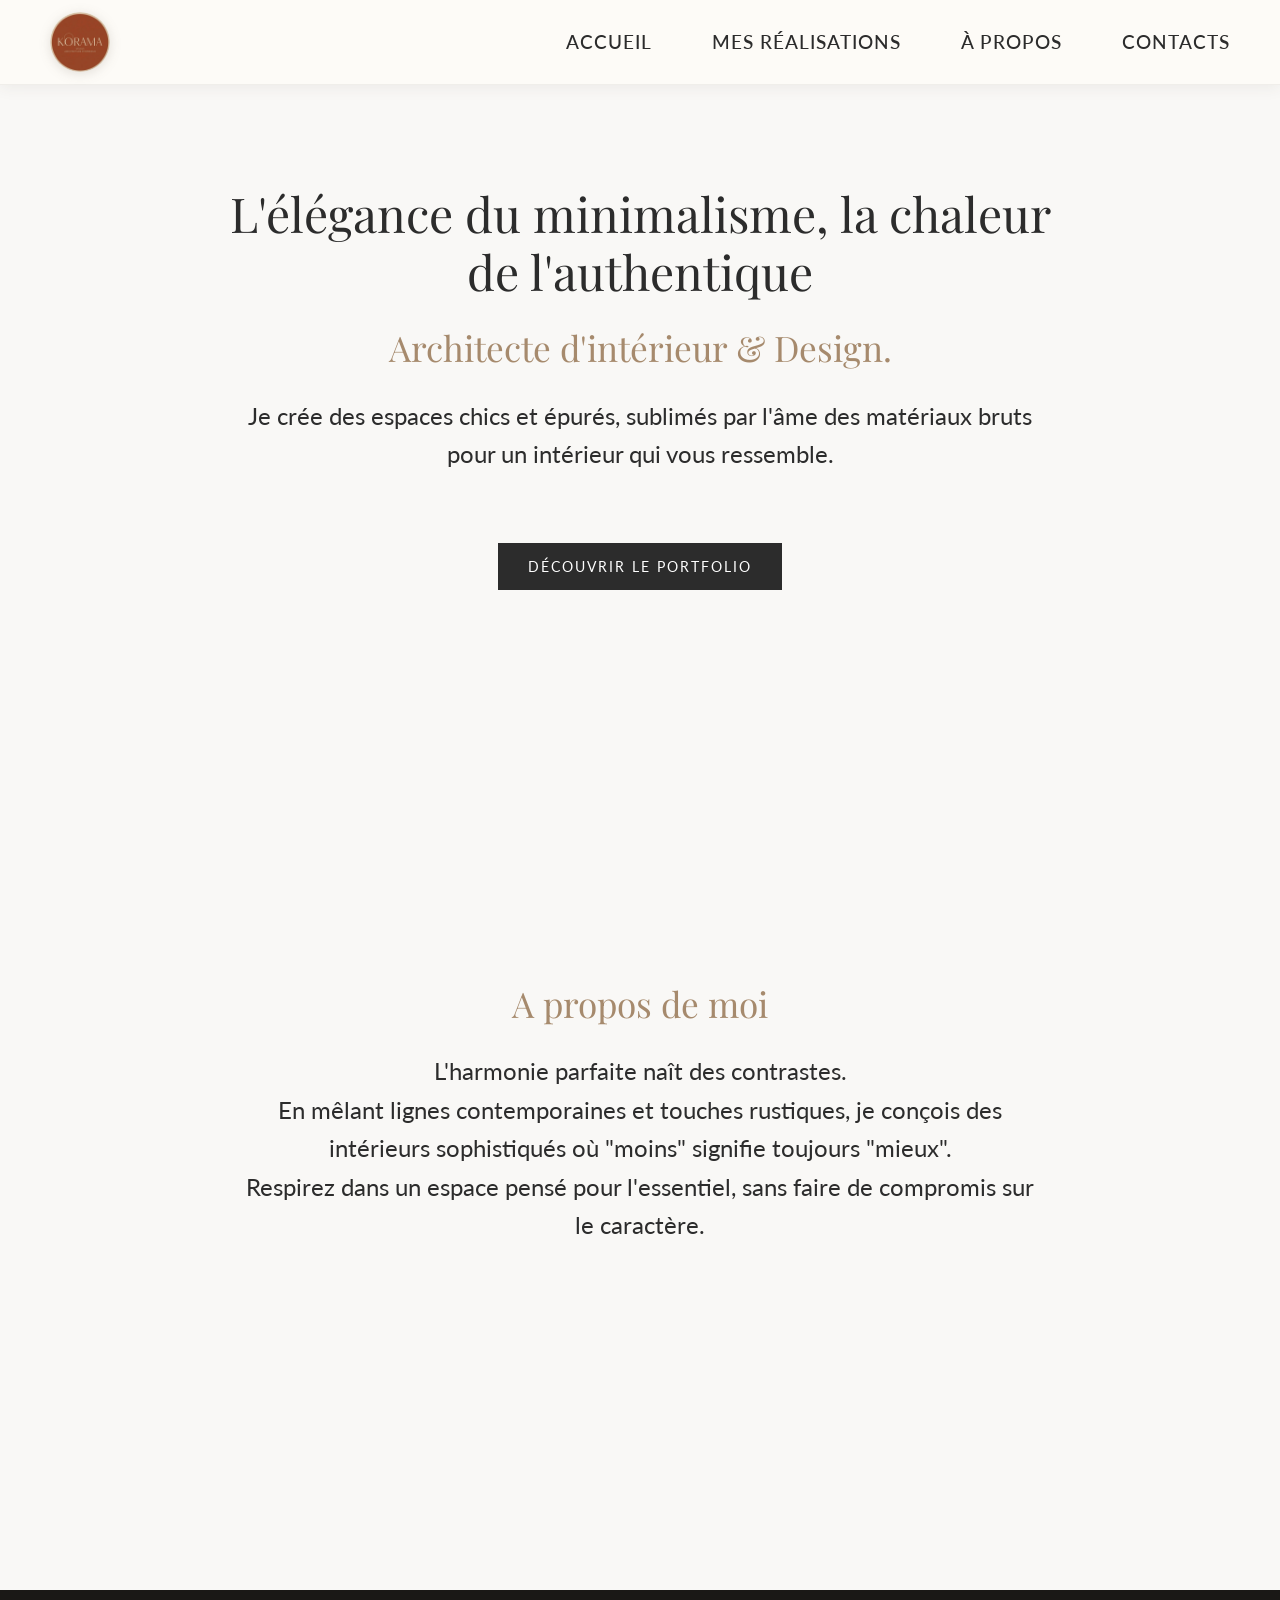
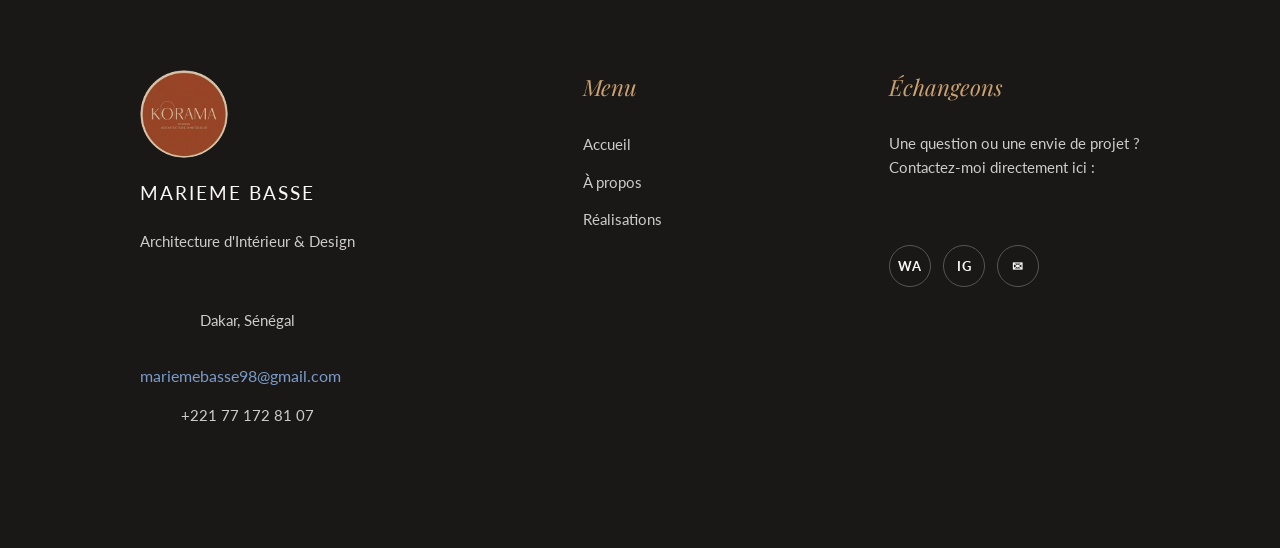
<file: index.html>
<!DOCTYPE html>
<html lang="fr"> 
<head>
    <meta charset="UTF-8">
    <meta name="viewport" content="width=device-width, initial-scale=1.0">
    <title>Accueil - Architecte d'Intérieur</title> 
    <link rel="icon" type="image/png" href="images/favicon.png">
    <link rel="stylesheet" href="style.css">
</head>
<body>
    <!-- Navbar -->
    <header class="navbar">
    <a href="index.html" class="logo-link"><img src="images/logo-korama.webp" alt="Korama Studio - Architecture d'Intérieur" class="navbar-logo"></a>
    <nav>
        <ul class="nav-links">
            <li><a href="index.html" class="active">Accueil</a></li>
            <li><a href="mes-realisations.html">Mes Réalisations</a></li>
            <li><a href="index.html#a-propos">À Propos</a></li>
            <li><a href="index.html#contacts">Contacts</a></li>
        </ul>
        
        <div class="burger-menu">
            <div class="ligne"></div>
            <div class="ligne"></div>
            <div class="ligne"></div>
        </div>
    </nav>
</header>

    <!-- Hero section -->
    <section id="accueil" class="hero-section">
        <h1>L'élégance du minimalisme, la chaleur de l'authentique</h1> 
        <h2>Architecte d'intérieur & Design.</h2>
        <p>Je crée des espaces chics et épurés, sublimés par l'âme des matériaux bruts pour un intérieur qui vous ressemble.</p>
        <a href="mes-realisations.html#galerie-photos" class="ton-bouton-class"><button class="btn-principal">Découvrir le portfolio</button></a>
           
    </section>   

    <!-- Section À propos -->
    <section id="a-propos" class="about-section">
        <h2>A propos de moi</h2>
        <p>
            L'harmonie parfaite naît des contrastes.<br>
            En mêlant lignes contemporaines et touches rustiques, je conçois des intérieurs sophistiqués où "moins" signifie toujours "mieux". <br>
            Respirez dans un espace pensé pour l'essentiel, sans faire de compromis sur le caractère.
        </p>
    </section>

    <!-- Footer / Section Contacts -->
<footer id="contacts" class="footer-chic">
    <div class="footer-container">
        
        <!-- Colonne 1 : Infos de l'architecte -->
        <div class="footer-colonne marque">
            <img src="images/logo-korama.webp" alt="Korama Studio - Architecture d'Intérieur" class="footer-logo" loading="lazy">
            <h3>MARIEME BASSE</h3>
            <p>Architecture d'Intérieur & Design</p>
            <p class="localisation">Dakar, Sénégal</p>
            <a href="mailto:mariemebasse98@gmail.com" class="email-link">mariemebasse98@gmail.com</a>
            <p>+221 77 172 81 07</p>
        </div>

        <!-- Colonne 2 : Menu rapide -->
        <div class="footer-colonne menu-rapide">
            <h4 class="titre-dore">Menu</h4>
            <ul>
                <li><a href="index.html">Accueil</a></li>
                <li><a href="index.html#propos">À propos</a></li>
                <li><a href="mes-realisations.html">Réalisations</a></li>
            </ul>
        </div>

        <!-- Colonne 3 : Échangeons -->
<div class="footer-colonne reseaux">
    <h4 class="titre-dore">Échangeons</h4>
    <p>Une question ou une envie de projet ?<br>Contactez-moi directement ici :</p>
    <div class="icones-sociales">
        <!-- WhatsApp (Lien direct vers la discussion) -->
        <a href="https://wa.me/221771728107" target="_blank" title="Discuter sur WhatsApp" class="cercle-icone">WA</a>
        
        <!-- Instagram -->
        <a href="https://instagram.com/marieme_basse" target="_blank" title="Contactez-moi sur Instagram" class="cercle-icone">IG</a>
        
        <!-- Email -->
        <a href="mailto:mariemebasse08@gmail.com" title="Envoyez-moi un email" class="cercle-icone">✉</a>
    </div>
</div>

    </div>
</footer>
<script src="script.js"></script>
</body>
</html>
</file>
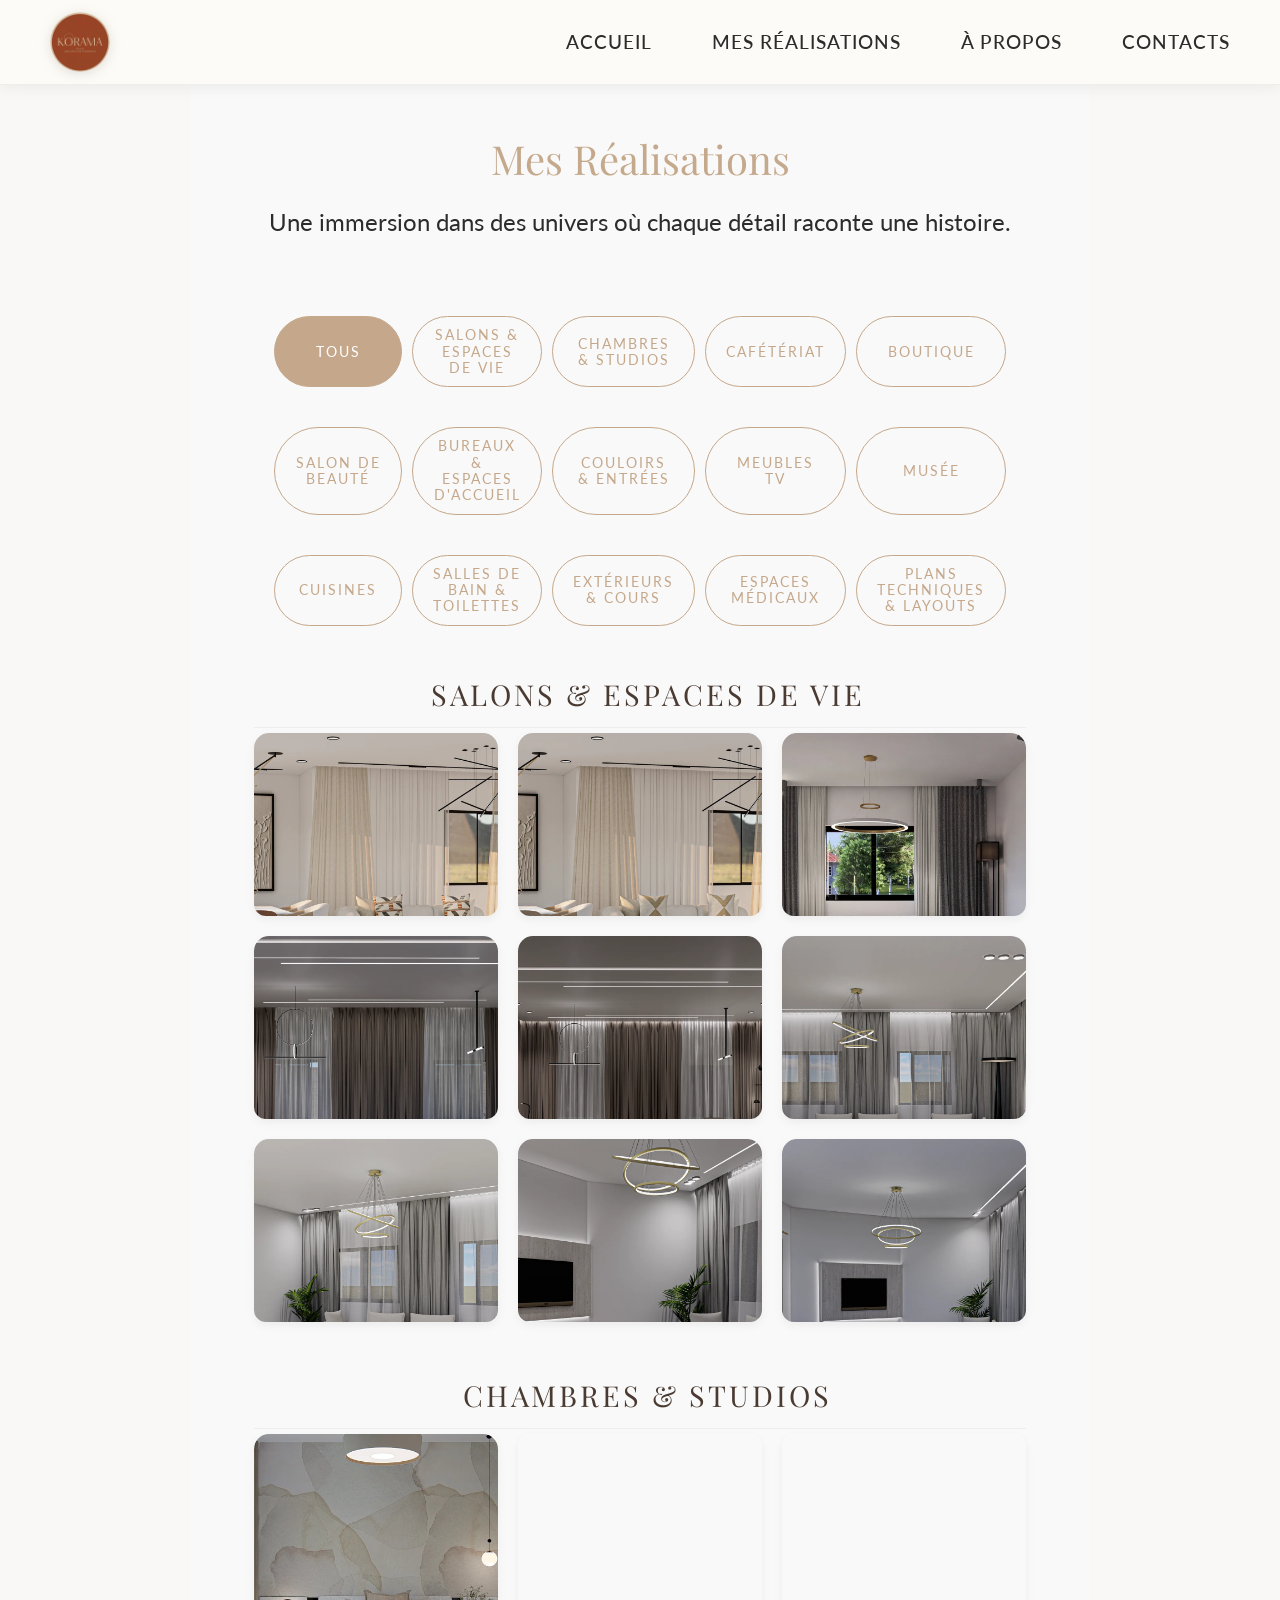
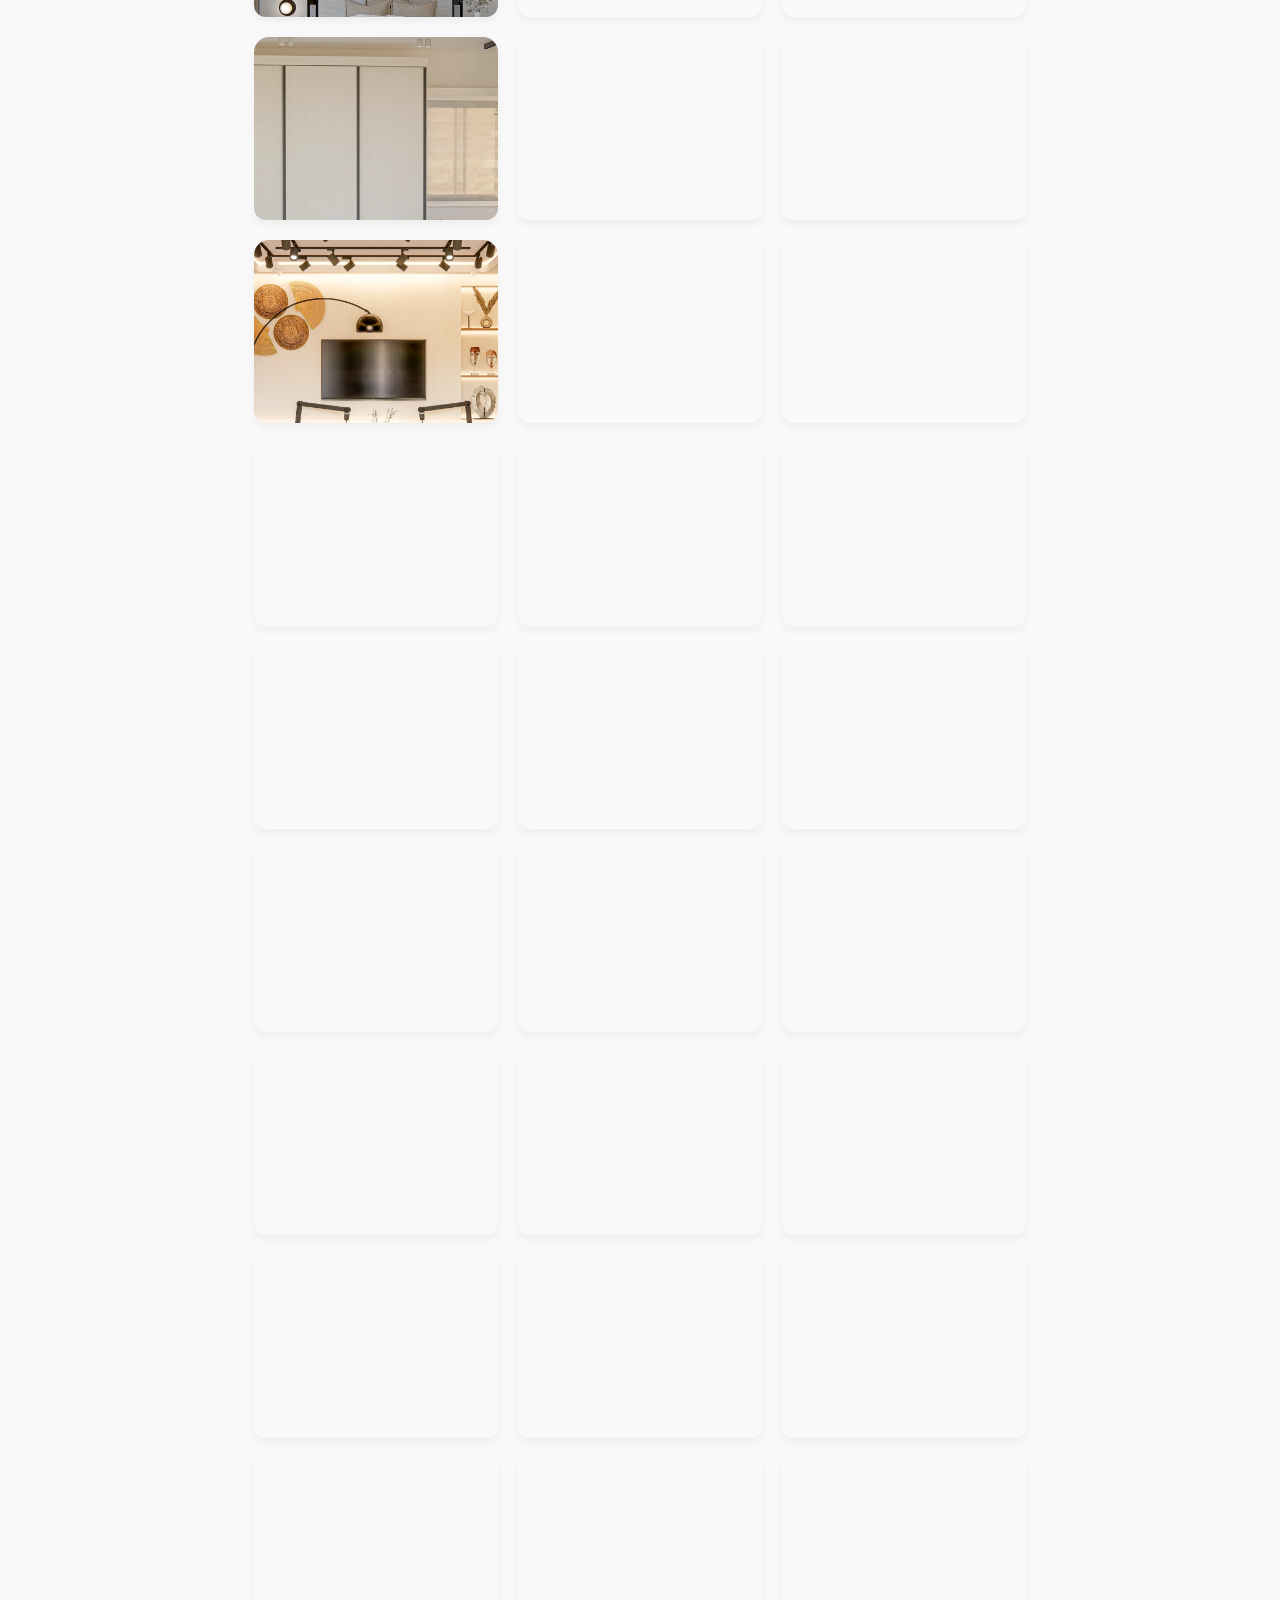
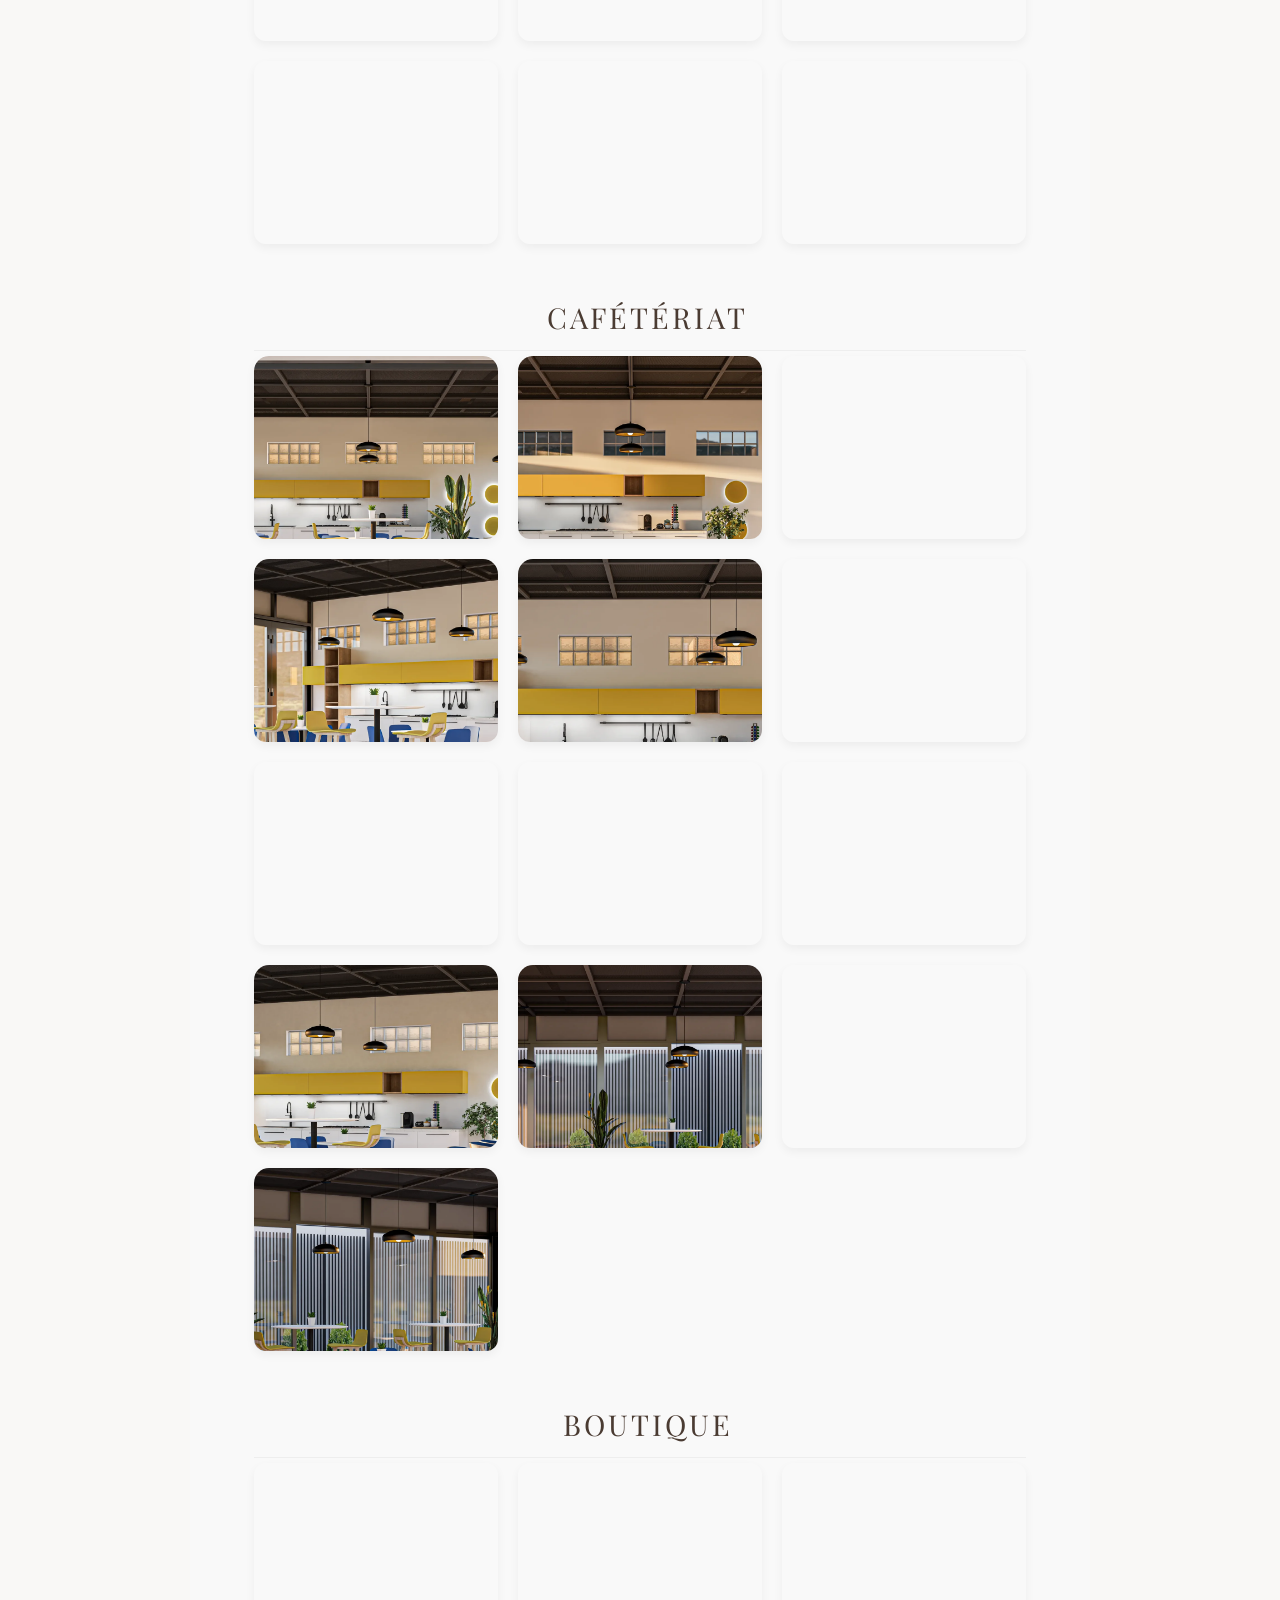
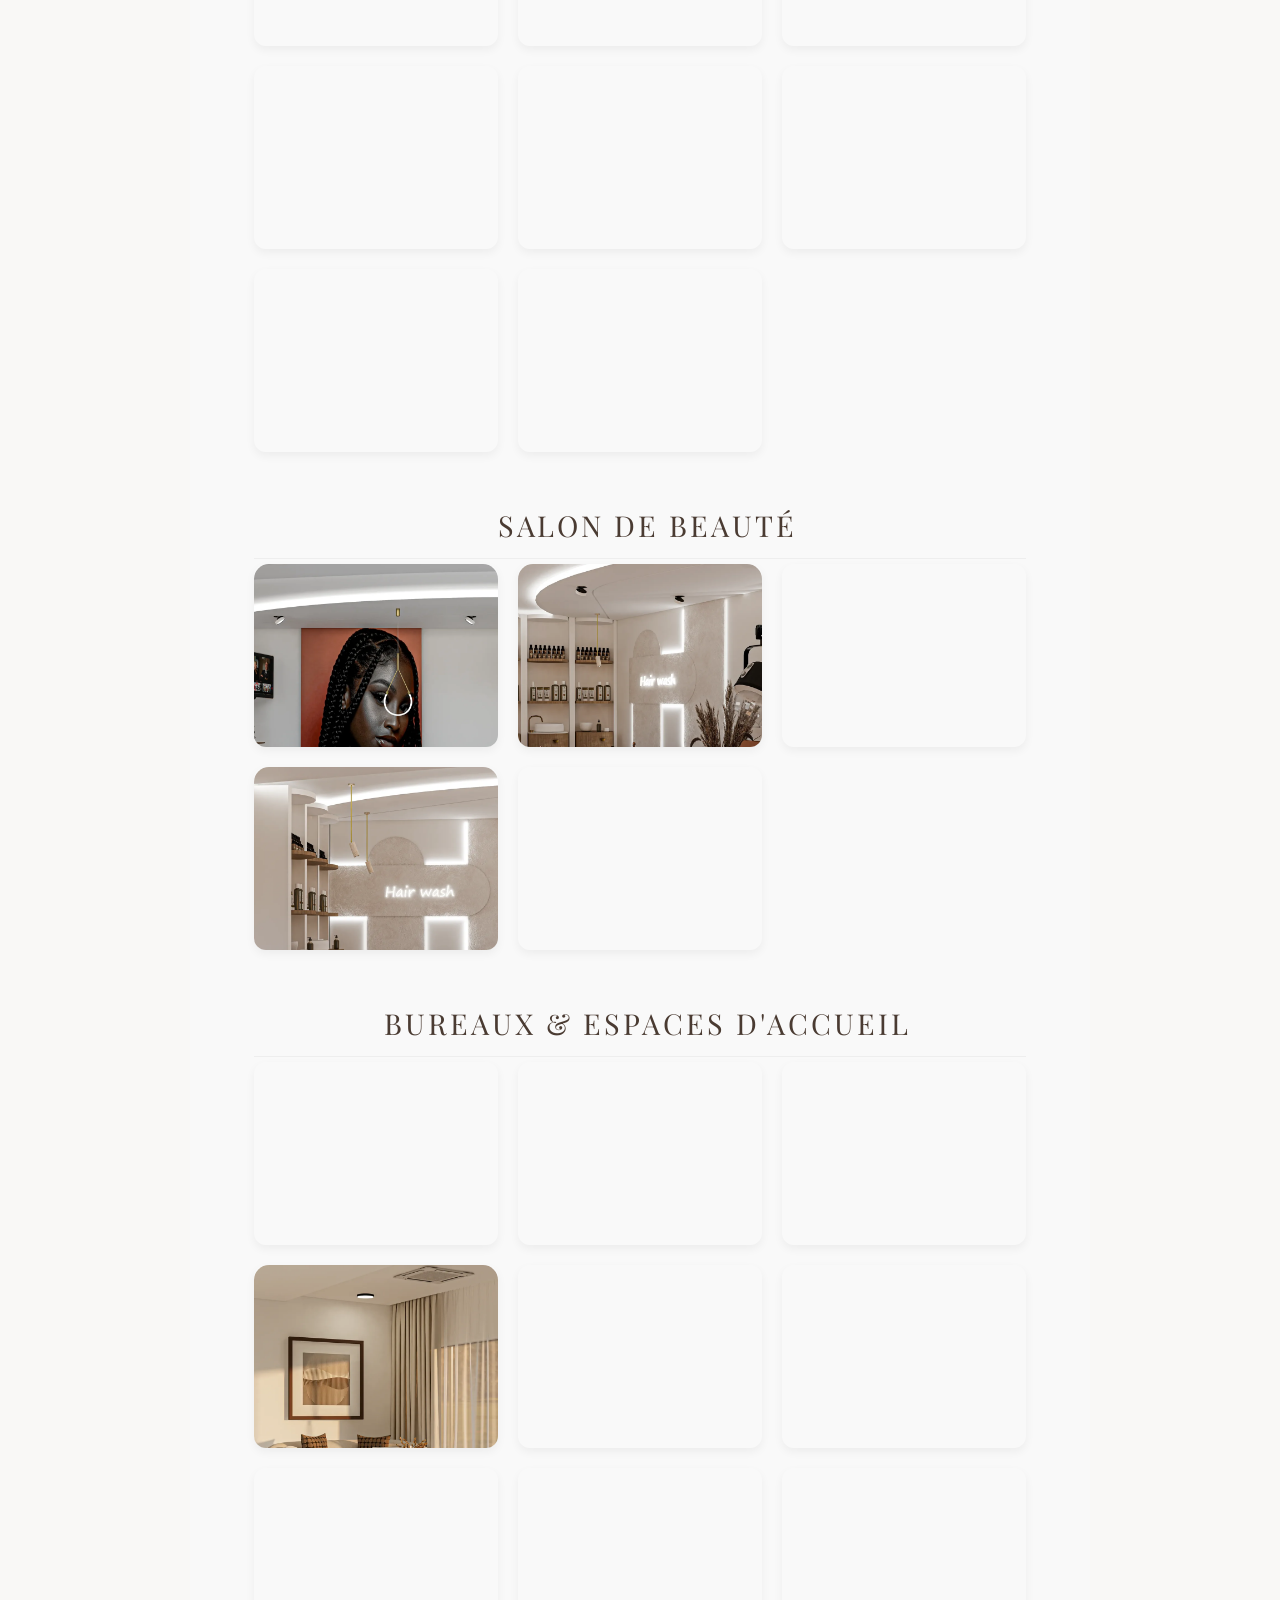
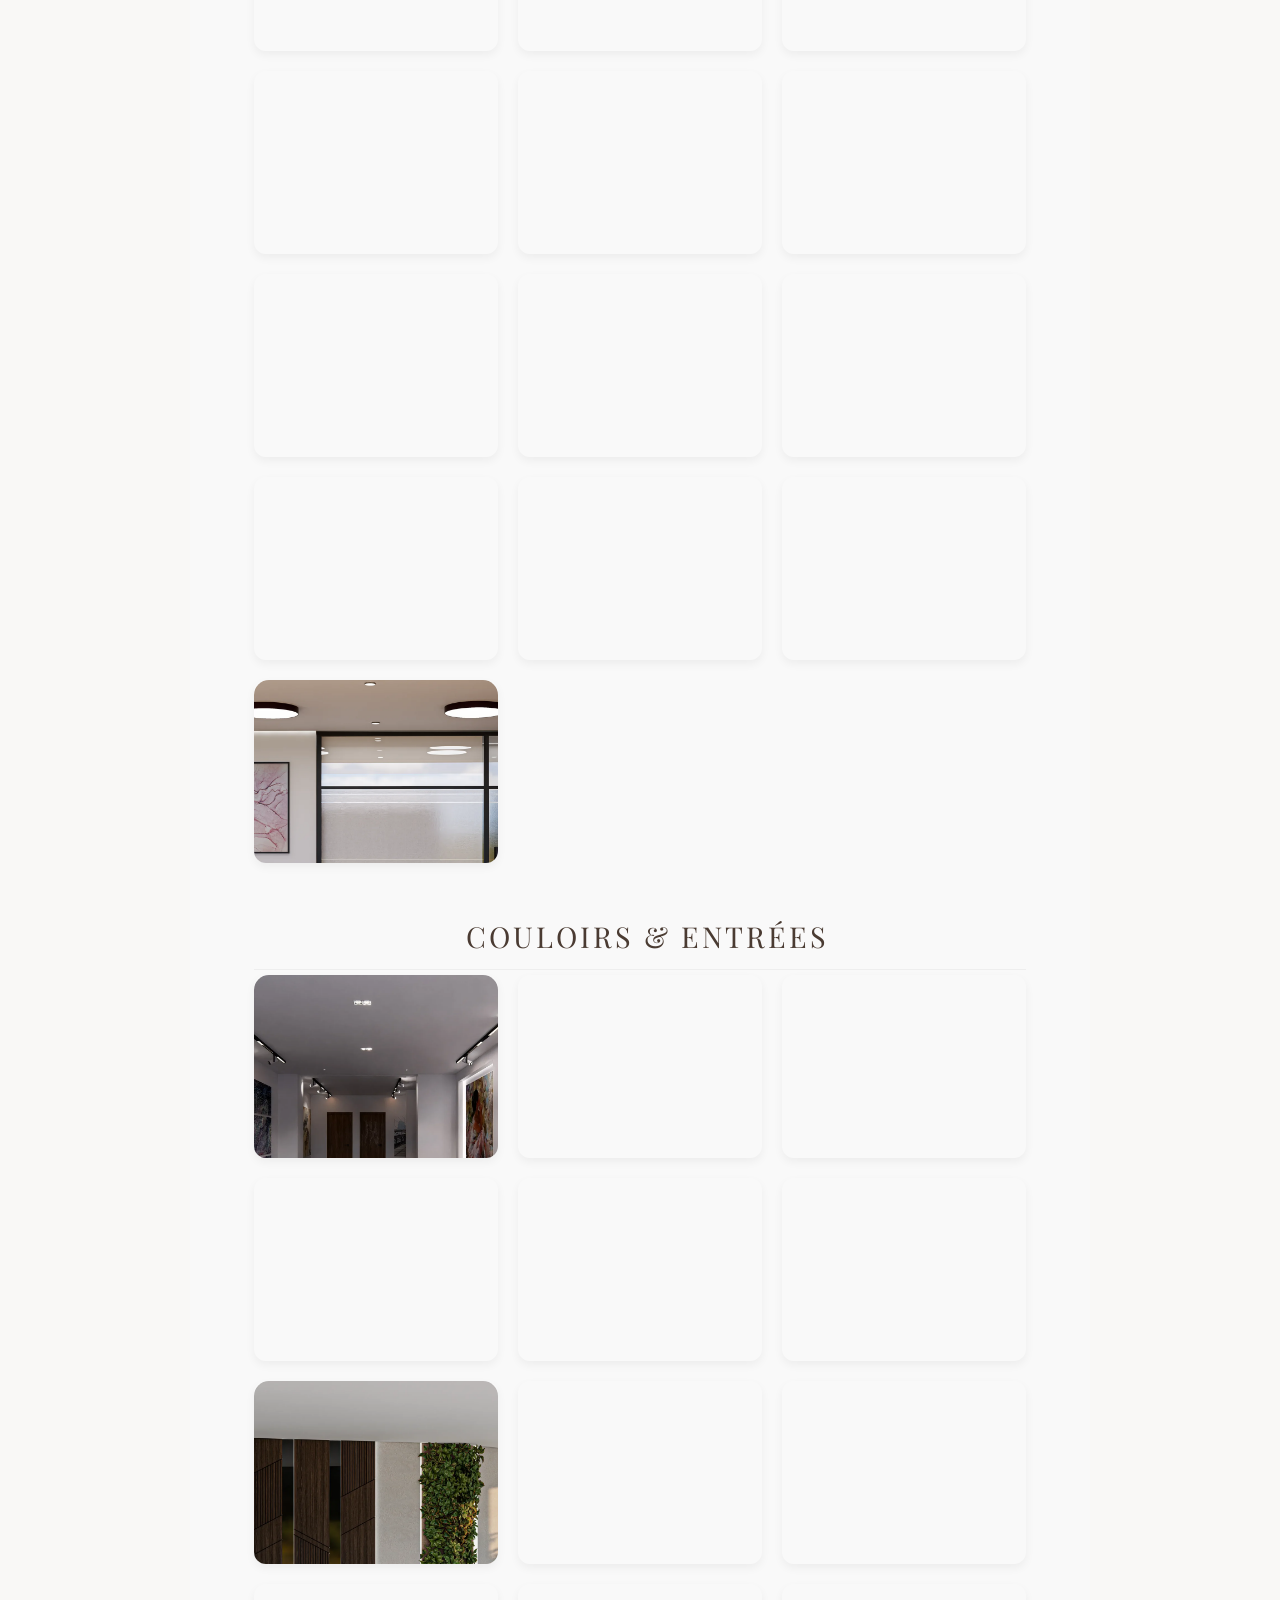
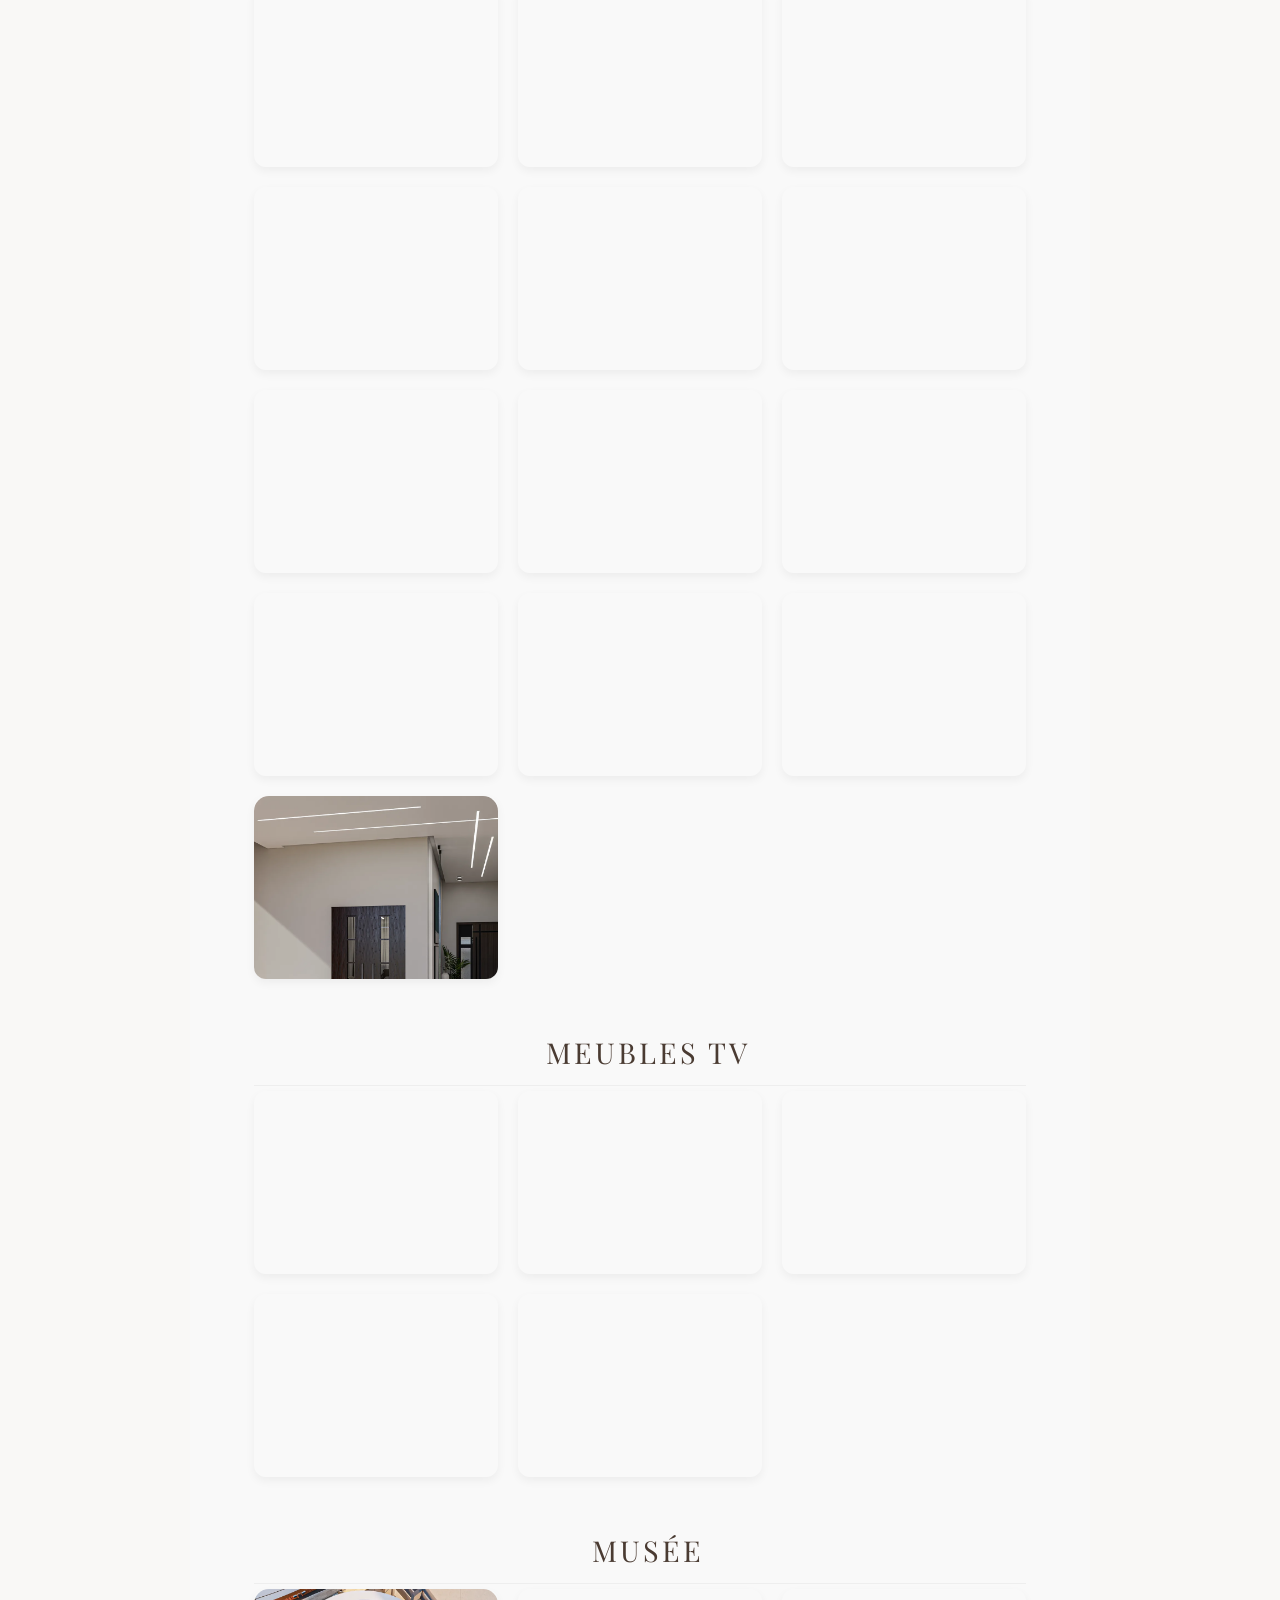
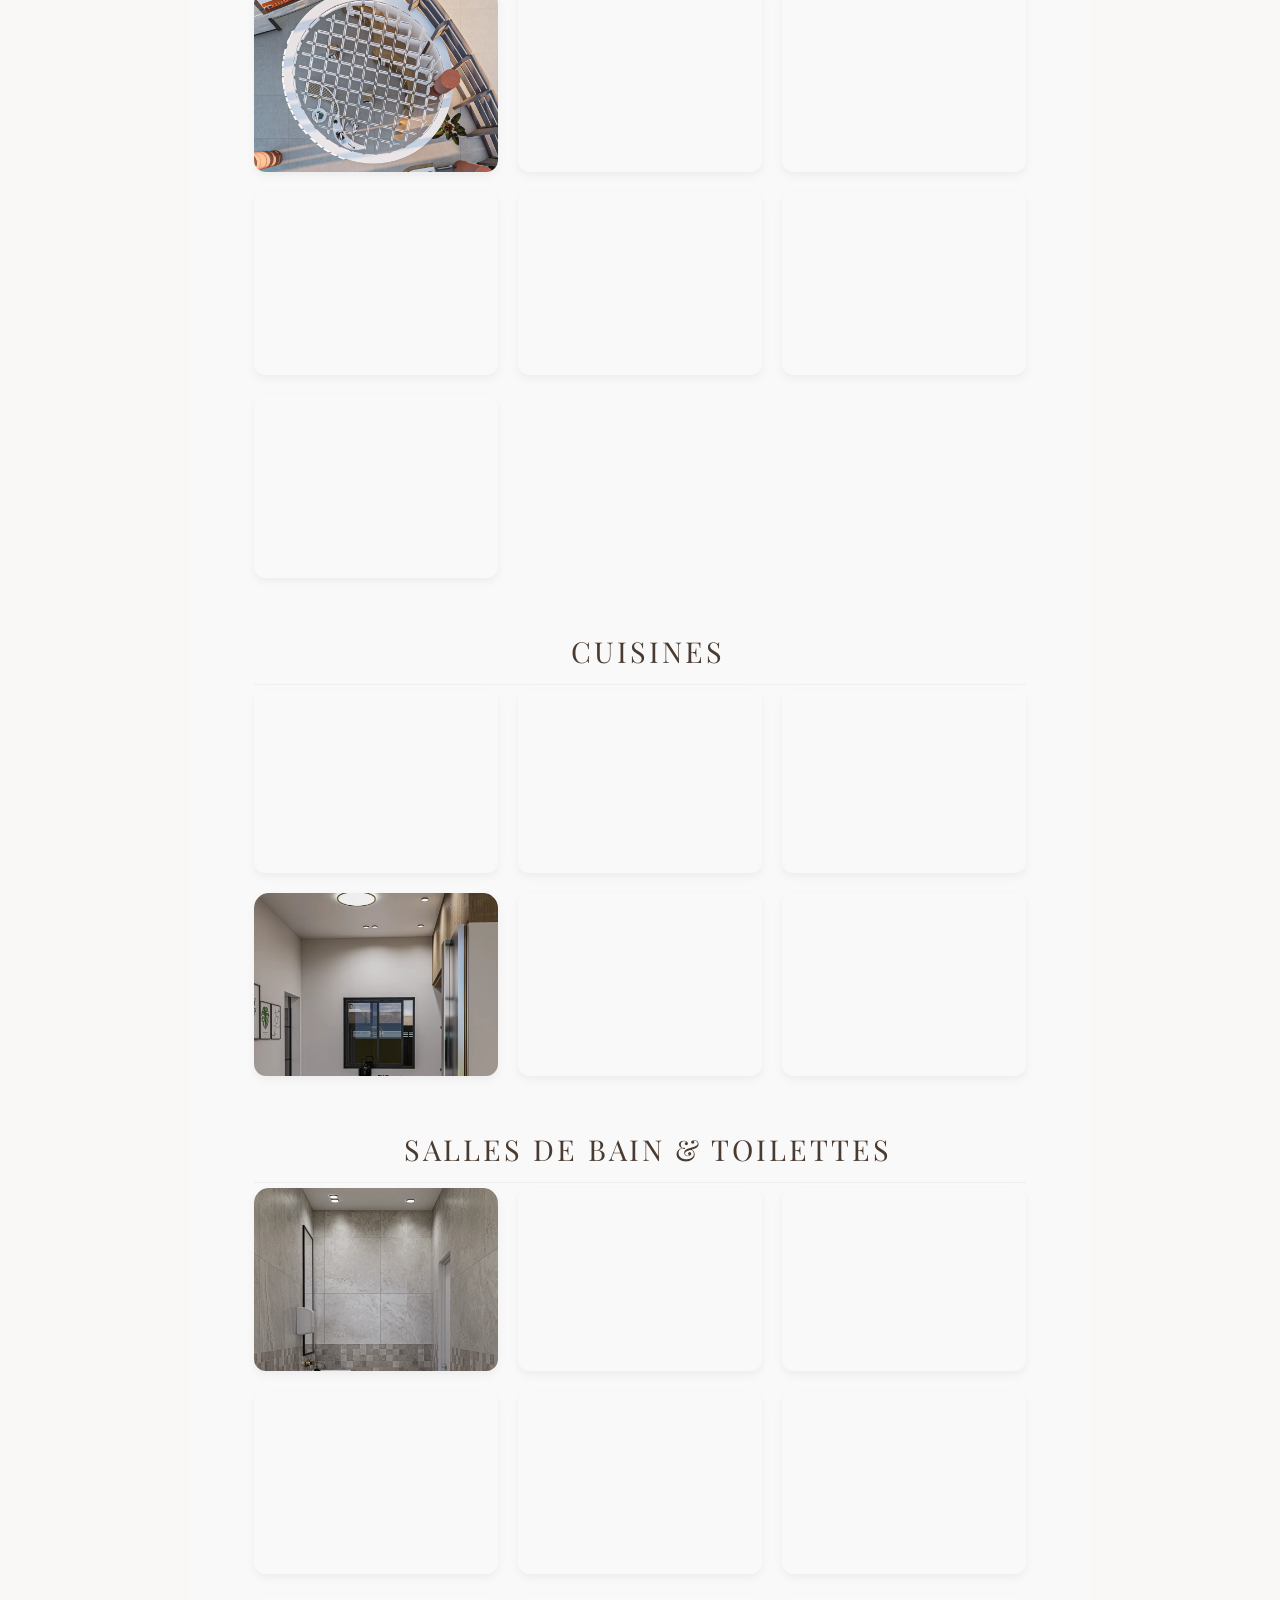
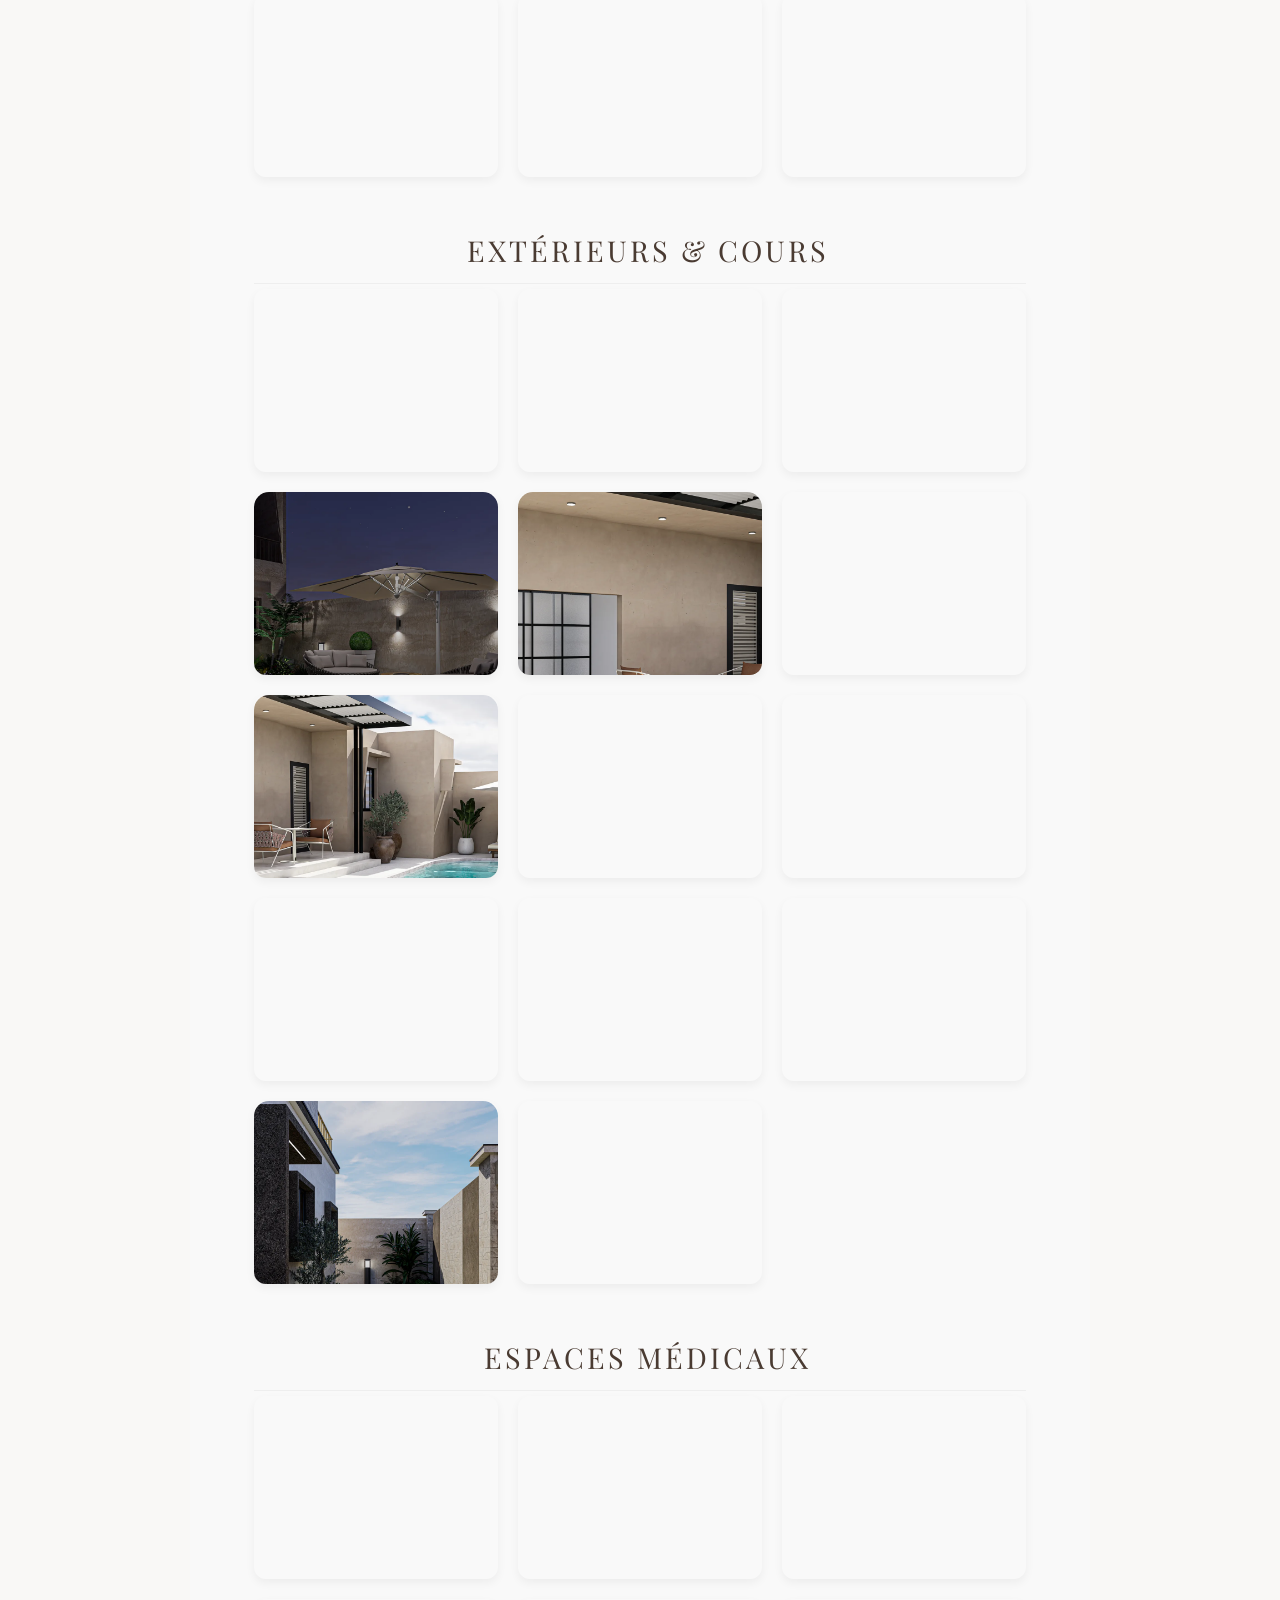
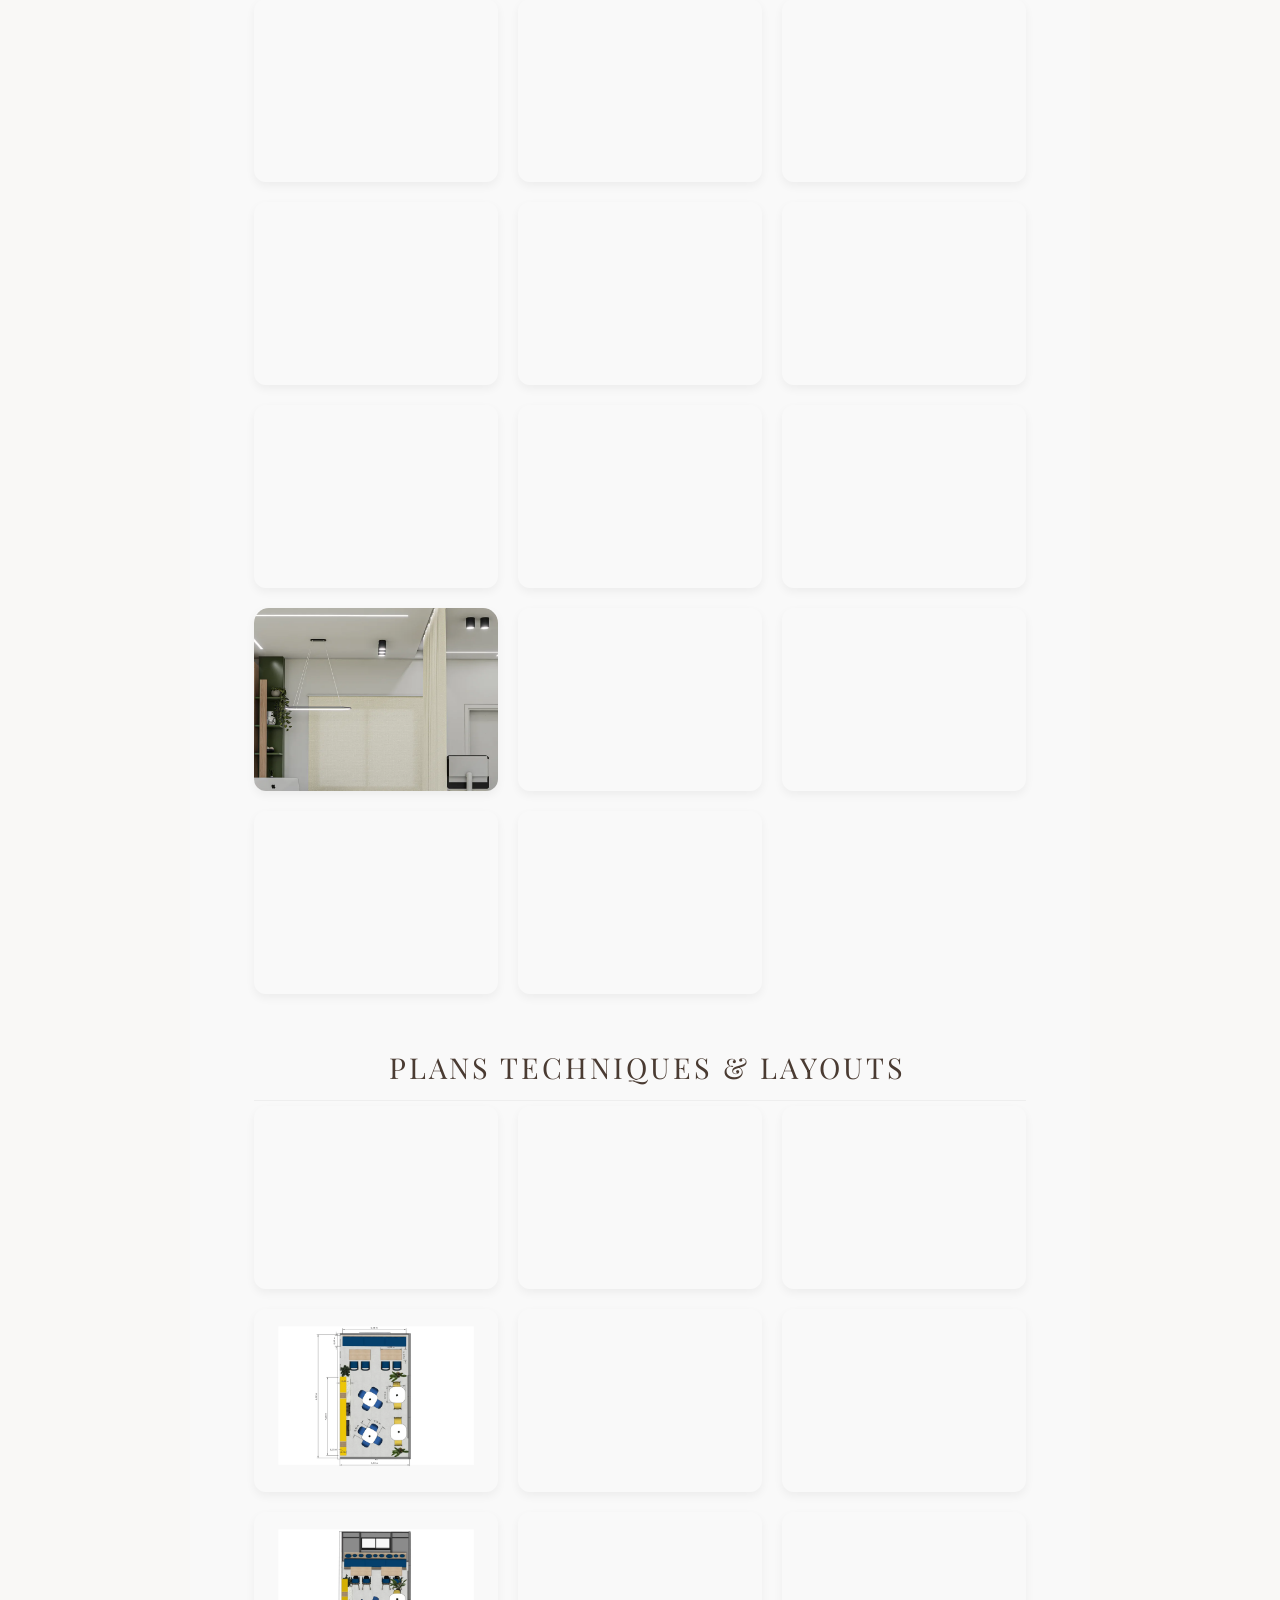
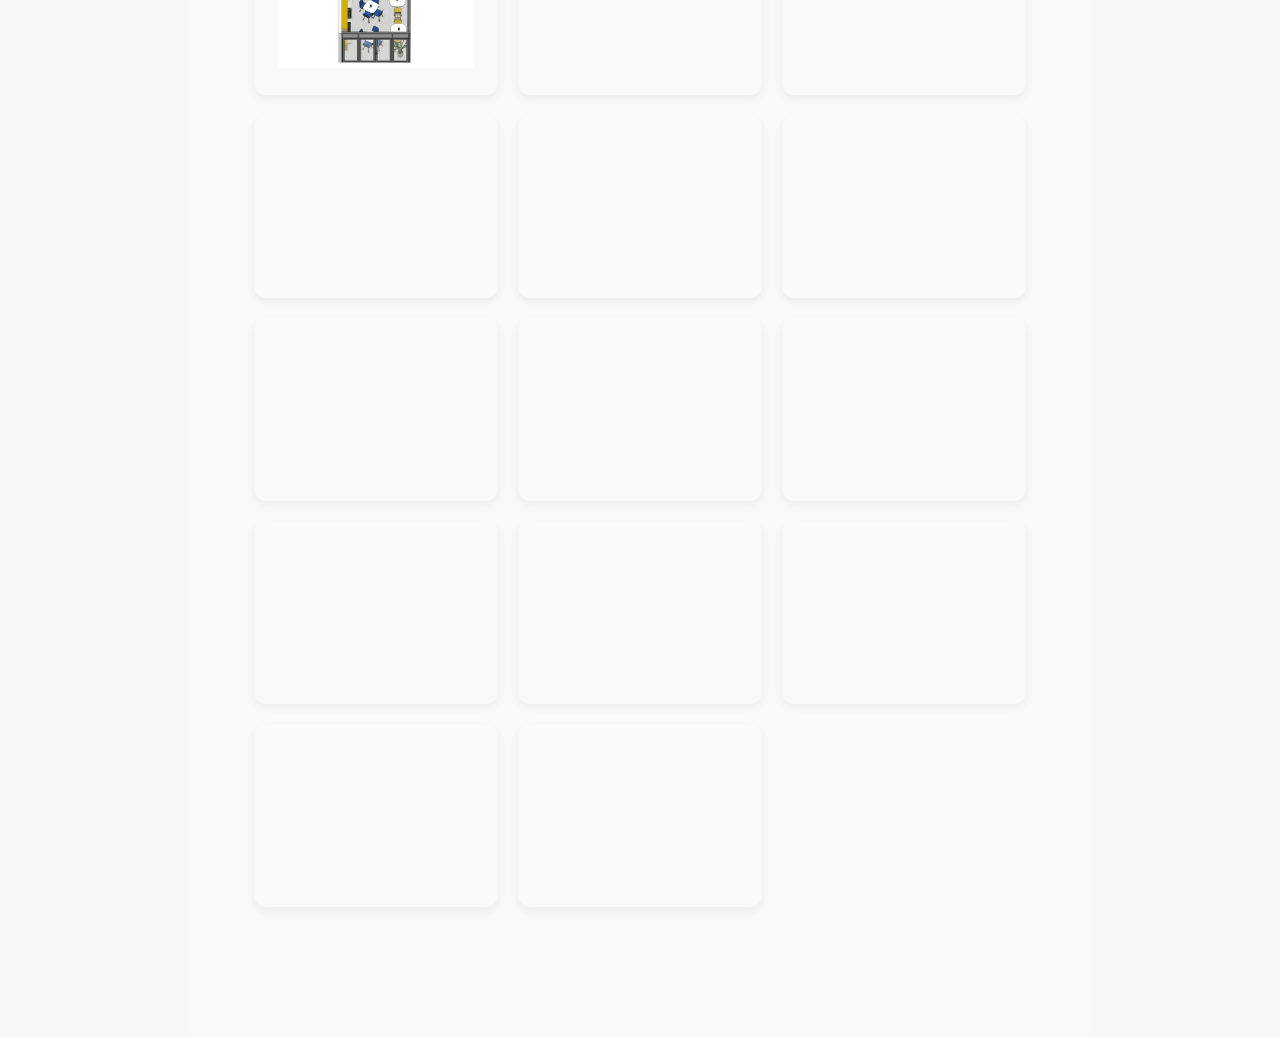
<file: mes-realisations.html>
<!DOCTYPE html>
<html lang="en">
<head>
    <meta charset="UTF-8">
    <meta name="viewport" content="width=device-width, initial-scale=1.0">
    <title>Portfolio & Réalisations</title>
    <link rel="icon" type="image/png" href="images/favicon.png">
    <link rel="stylesheet" href="style.css">
</head>
<body>
    <!--navbar-->
<header class="navbar">
    <a href="index.html" class="logo-link"><img src="images/logo-korama.webp" alt="Korama Studio - Architecture d'Intérieur" class="navbar-logo"></a>
    <nav>
        <ul class="nav-links">
            <li><a href="index.html">Accueil</a></li>
            <li><a href="mes-realisations.html" class="active">Mes Réalisations</a></li>
            <li><a href="index.html#a-propos">À Propos</a></li>
            <li><a href="index.html#contacts">Contacts</a></li>
        </ul>
        
        <div class="burger-menu">
            <div class="ligne"></div>
            <div class="ligne"></div>
            <div class="ligne"></div>
        </div>
    </nav>
</header>

<section id="galerie-photos" class="portfolio-container">
    <div class="portfolio-header">
        <h1>Mes Réalisations</h1>
        <p>Une immersion dans des univers où chaque détail raconte une histoire.</p>
    </div>

    <div class="filtres">
        <button class="btn-filtre active" data-filter="tous">Tous</button>
        <button class="btn-filtre" data-filter="salonsespacesdevie">Salons & Espaces de vie</button>
        <button class="btn-filtre" data-filter="chambresstudios">Chambres & Studios</button>
        <button class="btn-filtre" data-filter="cafétériat">Cafétériat</button>
        <button class="btn-filtre" data-filter="boutique">Boutique</button>
        <button class="btn-filtre" data-filter="salondebeaute">Salon de beauté</button>
        <button class="btn-filtre" data-filter="bureauxespacesd'Accueil">Bureaux & Espaces d'Accueil</button>
        <button class="btn-filtre" data-filter="couloirsentrées">Couloirs & Entrées</button>
        <button class="btn-filtre" data-filter="meublesTV">Meubles TV</button>
        <button class="btn-filtre" data-filter="musée">Musée</button>
        <button class="btn-filtre" data-filter="cuisines">Cuisines</button>
        <button class="btn-filtre" data-filter="sallesdebain">Salles de bain &amp; Toilettes</button>
        <button class="btn-filtre" data-filter="exterieurs">Extérieurs &amp; Cours</button>
        <button class="btn-filtre" data-filter="espacesmedicaux">Espaces Médicaux</button>
        <button class="btn-filtre" data-filter="planstechniqueslayouts">Plans Techniques & Layouts</button>
    </div>

    <div class="categorie-section" data-category="salonsespacesdevie">
        <h2 class="titre-categorie">Salons & Espaces de vie</h2>
        <div class="grille-galerie">
            <div class="item-photo"><img src="images/Salon/103.webp" alt="Salon Design 103" loading="lazy" decoding="async"></div>
            <div class="item-photo"><img src="images/Salon/104.webp" alt="Salon Design 104" loading="lazy" decoding="async"></div>
            <div class="item-photo"><img src="images/Salle a manger_/7.webp" alt="Salle à manger" loading="lazy" decoding="async"></div>
            <div class="item-photo"><img src="images/Salon/villa-salon-41.webp" alt="Salon Villa Standard 41" loading="lazy" decoding="async"></div>
            <div class="item-photo"><img src="images/Salon/villa-salon-42.webp" alt="Salon Villa Standard 42" loading="lazy" decoding="async"></div>
            <div class="item-photo"><img src="images/Salon/villa-salon-81.webp" alt="Salon Villa Standard 81" loading="lazy" decoding="async"></div>
            <div class="item-photo"><img src="images/Salon/villa-salon-82.webp" alt="Salon Villa Standard 82" loading="lazy" decoding="async"></div>
            <div class="item-photo"><img src="images/Salon/villa-salon-83.webp" alt="Salon Villa Standard 83" loading="lazy" decoding="async"></div>
            <div class="item-photo"><img src="images/Salon/villa-salon-94.webp" alt="Salon Villa Standard 94" loading="lazy" decoding="async"></div>
        </div>
    </div>

    <div class="categorie-section" data-category="chambresstudios">
        <h2 class="titre-categorie">Chambres & Studios</h2>
        <div class="grille-galerie">
            <div class="item-photo"><img src="images/Chambre à coucher/1.1.webp" alt="Chambre 1.1" loading="lazy" decoding="async"></div>
            <div class="item-photo"><img src="images/Chambre à coucher/2.2.webp" alt="Chambre 2.2" loading="lazy" decoding="async"></div>
            <div class="item-photo"><img src="images/Chambre à coucher/4.webp" alt="Chambre 4" loading="lazy" decoding="async"></div>
            <div class="item-photo"><img src="images/Chambre à coucher/6.webp" alt="Chambre 6" loading="lazy" decoding="async"></div>
            <div class="item-photo"><img src="images/Chambre à coucher/7.webp" alt="Chambre 7" loading="lazy" decoding="async"></div>
            <div class="item-photo"><img src="images/Chambre à coucher/11.webp" alt="Chambre 11" loading="lazy" decoding="async"></div>
            <div class="item-photo"><img src="images/studio/119.webp" alt="Studio 119" loading="lazy" decoding="async"></div>
            <div class="item-photo"><img src="images/Chambre à coucher/villa-ch1-22.webp" alt="Chambre 1 Villa Standard 22" loading="lazy" decoding="async"></div>
            <div class="item-photo"><img src="images/Chambre à coucher/villa-ch1-23.webp" alt="Chambre 1 Villa Standard 23" loading="lazy" decoding="async"></div>
            <div class="item-photo"><img src="images/Chambre à coucher/villa-ch1-31.webp" alt="Chambre 1 Villa Standard 31" loading="lazy" decoding="async"></div>
            <div class="item-photo"><img src="images/Chambre à coucher/villa-ch1-32.webp" alt="Chambre 1 Villa Standard 32" loading="lazy" decoding="async"></div>
            <div class="item-photo"><img src="images/Chambre à coucher/villa-ch1-136.webp" alt="Chambre 1 Villa Standard 136" loading="lazy" decoding="async"></div>
            <div class="item-photo"><img src="images/Chambre à coucher/villa-ch1-137.webp" alt="Chambre 1 Villa Standard 137" loading="lazy" decoding="async"></div>
            <div class="item-photo"><img src="images/Chambre à coucher/villa-ch1-138.webp" alt="Chambre 1 Villa Standard 138" loading="lazy" decoding="async"></div>
            <div class="item-photo"><img src="images/Chambre à coucher/villa-ch2-24.webp" alt="Chambre 2 Villa Standard 24" loading="lazy" decoding="async"></div>
            <div class="item-photo"><img src="images/Chambre à coucher/villa-ch2-25.webp" alt="Chambre 2 Villa Standard 25" loading="lazy" decoding="async"></div>
            <div class="item-photo"><img src="images/Chambre à coucher/villa-ch2-29.webp" alt="Chambre 2 Villa Standard 29" loading="lazy" decoding="async"></div>
            <div class="item-photo"><img src="images/Chambre à coucher/villa-ch2-30.webp" alt="Chambre 2 Villa Standard 30" loading="lazy" decoding="async"></div>
            <div class="item-photo"><img src="images/Chambre à coucher/villa-parent-3.webp" alt="Chambre Parent Villa Standard 3" loading="lazy" decoding="async"></div>
            <div class="item-photo"><img src="images/Chambre à coucher/villa-parent-4.webp" alt="Chambre Parent Villa Standard 4" loading="lazy" decoding="async"></div>
            <div class="item-photo"><img src="images/Chambre à coucher/villa-parent-5.webp" alt="Chambre Parent Villa Standard 5" loading="lazy" decoding="async"></div>
            <div class="item-photo"><img src="images/Chambre à coucher/villa-parent-6.webp" alt="Chambre Parent Villa Standard 6" loading="lazy" decoding="async"></div>
            <div class="item-photo"><img src="images/Chambre à coucher/villa-parent-7.webp" alt="Chambre Parent Villa Standard 7" loading="lazy" decoding="async"></div>
            <div class="item-photo"><img src="images/Chambre à coucher/villa-parent-8.webp" alt="Chambre Parent Villa Standard 8" loading="lazy" decoding="async"></div>
            <div class="item-photo"><img src="images/Chambre à coucher/villa-parent-37.webp" alt="Chambre Parent Villa Standard 37" loading="lazy" decoding="async"></div>
            <div class="item-photo"><img src="images/Chambre à coucher/villa-parent-39.webp" alt="Chambre Parent Villa Standard 39" loading="lazy" decoding="async"></div>
            <div class="item-photo"><img src="images/Chambre à coucher/villa-parent-43.webp" alt="Chambre Parent Villa Standard 43" loading="lazy" decoding="async"></div>
            <div class="item-photo"><img src="images/Chambre à coucher/villa-parent-44.webp" alt="Chambre Parent Villa Standard 44" loading="lazy" decoding="async"></div>
            <div class="item-photo"><img src="images/Chambre à coucher/villa-parent-123.webp" alt="Chambre Parent Villa Standard 123" loading="lazy" decoding="async"></div>
            <div class="item-photo"><img src="images/Chambre à coucher/villa-parent-127.webp" alt="Chambre Parent Villa Standard 127" loading="lazy" decoding="async"></div>
        </div>
    </div>

    <div class="categorie-section" data-category="cafétériat">
        <h2 class="titre-categorie">Cafétériat</h2>
        <div class="grille-galerie">
            <div class="item-photo"><img src="images/cafeteriat/3.webp" alt="Boutique 3" loading="lazy" decoding="async"></div>
            <div class="item-photo"><img src="images/cafeteriat/4.webp" alt="Boutique 4" loading="lazy" decoding="async"></div>
            <div class="item-photo"><img src="images/cafeteriat/10.webp" alt="Boutique 10" loading="lazy" decoding="async"></div>
            <div class="item-photo"><img src="images/cafeteriat/11.webp" alt="Boutique 11" loading="lazy" decoding="async"></div>
            <div class="item-photo"><img src="images/cafeteriat/12.webp" alt="Boutique 12" loading="lazy" decoding="async"></div>
            <div class="item-photo"><img src="images/cafeteriat/13.webp" alt="Boutique 13" loading="lazy" decoding="async"></div>
            <div class="item-photo"><img src="images/cafeteriat/20.webp" alt="Boutique 20" loading="lazy" decoding="async"></div>
            <div class="item-photo"><img src="images/cafeteriat/21.webp" alt="Boutique 21" loading="lazy" decoding="async"></div>
            <div class="item-photo"><img src="images/cafeteriat/22.webp" alt="Boutique 22" loading="lazy" decoding="async"></div>
            <div class="item-photo"><img src="images/cafeteriat/23.webp" alt="Boutique 23" loading="lazy" decoding="async"></div>
            <div class="item-photo"><img src="images/cafeteriat/24.webp" alt="Boutique 24" loading="lazy" decoding="async"></div>
            <div class="item-photo"><img src="images/cafeteriat/25.webp" alt="Boutique 25" loading="lazy" decoding="async"></div>
            <div class="item-photo"><img src="images/cafeteriat/26.webp" alt="Boutique 26" loading="lazy" decoding="async"></div>
            </div>
    </div>


<div class="categorie-section" data-category="boutique">
        <h2 class="titre-categorie">Boutique</h2>
        <div class="grille-galerie">
    <div class="item-photo"><img src="images/cafeteriat/boutique/14.webp" alt="Boutique 14" loading="lazy" decoding="async"></div>
            <div class="item-photo"><img src="images/cafeteriat/boutique/15.webp" alt="Boutique 15" loading="lazy" decoding="async"></div>
            <div class="item-photo"><img src="images/cafeteriat/boutique/16.webp" alt="Boutique 16" loading="lazy" decoding="async"></div>
            <div class="item-photo"><img src="images/cafeteriat/boutique/30.webp" alt="Boutique 30" loading="lazy" decoding="async"></div>
            <div class="item-photo"><img src="images/cafeteriat/boutique/31.webp" alt="Boutique 31" loading="lazy" decoding="async"></div>
            <div class="item-photo"><img src="images/cafeteriat/boutique/32.webp" alt="Boutique 32" loading="lazy" decoding="async"></div>
            <div class="item-photo"><img src="images/cafeteriat/boutique/33.webp" alt="Boutique 33" loading="lazy" decoding="async"></div>
            <div class="item-photo"><img src="images/cafeteriat/boutique/34.webp" alt="Boutique 34" loading="lazy" decoding="async"></div>
             </div>
    </div>


    <div class="categorie-section" data-category="salondebeaute">
        <h2 class="titre-categorie">Salon de beauté</h2>
        <div class="grille-galerie">
            <div class="item-photo"><img src="images/cafeteriat/beauty_salon/35.webp" alt="Salon Beauté 35" loading="lazy" decoding="async"></div>
            <div class="item-photo"><img src="images/cafeteriat/beauty_salon/36.webp" alt="Salon Beauté 36" loading="lazy" decoding="async"></div>
            <div class="item-photo"><img src="images/cafeteriat/beauty_salon/37.webp" alt="Salon Beauté 37" loading="lazy" decoding="async"></div>
            <div class="item-photo"><img src="images/cafeteriat/beauty_salon/38.webp" alt="Salon Beauté 38" loading="lazy" decoding="async"></div>
            <div class="item-photo"><img src="images/cafeteriat/beauty_salon/39.webp" alt="Salon Beauté 39" loading="lazy" decoding="async"></div>
        </div>

    </div>

    <div class="categorie-section" data-category="bureauxespacesd'Accueil">
        <h2 class="titre-categorie">Bureaux & Espaces d'Accueil</h2>
        <div class="grille-galerie">
            <div class="item-photo"><img src="images/Bureau/35.webp" alt="Bureau 35" loading="lazy" decoding="async"></div>
            <div class="item-photo"><img src="images/Bureau/36.webp" alt="Bureau 36" loading="lazy" decoding="async"></div>
            <div class="item-photo"><img src="images/Bureau/37.webp" alt="Bureau 37" loading="lazy" decoding="async"></div>
            <div class="item-photo"><img src="images/Bureau/38.webp" alt="Bureau 38" loading="lazy" decoding="async"></div>
            <div class="item-photo"><img src="images/Bureau/39.webp" alt="Bureau 39" loading="lazy" decoding="async"></div>
            <div class="item-photo"><img src="images/Accueil/31.webp" alt="Accueil 31" loading="lazy" decoding="async"></div>
            <div class="item-photo"><img src="images/Accueil/32.webp" alt="Accueil 32" loading="lazy" decoding="async"></div>
            <div class="item-photo"><img src="images/Accueil/34.webp" alt="Accueil 34" loading="lazy" decoding="async"></div>
            <div class="item-photo"><img src="images/Bureau/azimuts-dg-14.webp" alt="Bureau DG Azimuts 14" loading="lazy" decoding="async"></div>
            <div class="item-photo"><img src="images/Bureau/azimuts-dg-20.webp" alt="Bureau DG Azimuts 20" loading="lazy" decoding="async"></div>
            <div class="item-photo"><img src="images/Accueil/azimuts-hall-3.webp" alt="Hall d&#x27;accueil Azimuts 3" loading="lazy" decoding="async"></div>
            <div class="item-photo"><img src="images/Accueil/azimuts-hall-4.webp" alt="Hall d&#x27;accueil Azimuts 4" loading="lazy" decoding="async"></div>
            <div class="item-photo"><img src="images/Accueil/azimuts-hall-8.webp" alt="Hall d&#x27;accueil Azimuts 8" loading="lazy" decoding="async"></div>
            <div class="item-photo"><img src="images/Accueil/azimuts-hall-17.webp" alt="Hall d&#x27;accueil Azimuts 17" loading="lazy" decoding="async"></div>
            <div class="item-photo"><img src="images/Accueil/azimuts-hall-18.webp" alt="Hall d&#x27;accueil Azimuts 18" loading="lazy" decoding="async"></div>
            <div class="item-photo"><img src="images/Accueil/azimuts-hall-29.webp" alt="Hall d&#x27;accueil Azimuts 29" loading="lazy" decoding="async"></div>
            <div class="item-photo"><img src="images/Accueil/azimuts-hall-30.webp" alt="Hall d&#x27;accueil Azimuts 30" loading="lazy" decoding="async"></div>
            <div class="item-photo"><img src="images/Accueil/azimuts-hall-31.webp" alt="Hall d&#x27;accueil Azimuts 31" loading="lazy" decoding="async"></div>
            <div class="item-photo"><img src="images/Accueil/azimuts-hall-32.webp" alt="Hall d&#x27;accueil Azimuts 32" loading="lazy" decoding="async"></div>
        </div>
    </div>

    <div class="categorie-section" data-category="couloirsentrées">
        <h2 class="titre-categorie">Couloirs & Entrées</h2>
        <div class="grille-galerie">
            <div class="item-photo"><img src="images/Couloir/1.webp" alt="Couloir 1" loading="lazy" decoding="async"></div>
            <div class="item-photo"><img src="images/Couloir/2.webp" alt="Couloir 2" loading="lazy" decoding="async"></div>
            <div class="item-photo"><img src="images/Couloir/3.webp" alt="Couloir 3" loading="lazy" decoding="async"></div>
            <div class="item-photo"><img src="images/Couloir/6.webp" alt="Couloir 6" loading="lazy" decoding="async"></div>
            <div class="item-photo"><img src="images/Couloir/15.15.webp" alt="Couloir 15.15" loading="lazy" decoding="async"></div>
            <div class="item-photo"><img src="images/Couloir/16.16.webp" alt="Couloir 16.16" loading="lazy" decoding="async"></div>
            <div class="item-photo"><img src="images/Couloir/7.webp" alt="Couloir 7" loading="lazy" decoding="async"></div>
            <div class="item-photo"><img src="images/Couloir/9.webp" alt="Couloir 9" loading="lazy" decoding="async"></div>
            <div class="item-photo"><img src="images/Couloir d'entree/4.webp" alt="Entrée 4" loading="lazy" decoding="async"></div>
            <div class="item-photo"><img src="images/Couloir d'entree/5.webp" alt="Entrée 5" loading="lazy" decoding="async"></div>
            <div class="item-photo"><img src="images/Couloir/villa-degagement-9.webp" alt="Dégagement Villa Standard 9" loading="lazy" decoding="async"></div>
            <div class="item-photo"><img src="images/Couloir/villa-degagement-10.webp" alt="Dégagement Villa Standard 10" loading="lazy" decoding="async"></div>
            <div class="item-photo"><img src="images/Couloir/villa-degagement-11.webp" alt="Dégagement Villa Standard 11" loading="lazy" decoding="async"></div>
            <div class="item-photo"><img src="images/Couloir/villa-degagement-12.webp" alt="Dégagement Villa Standard 12" loading="lazy" decoding="async"></div>
            <div class="item-photo"><img src="images/Couloir/villa-degagement-131.webp" alt="Dégagement Villa Standard 131" loading="lazy" decoding="async"></div>
            <div class="item-photo"><img src="images/Couloir/villa-degagement-132.webp" alt="Dégagement Villa Standard 132" loading="lazy" decoding="async"></div>
            <div class="item-photo"><img src="images/Couloir/villa-degagement-133.webp" alt="Dégagement Villa Standard 133" loading="lazy" decoding="async"></div>
            <div class="item-photo"><img src="images/Couloir/villa-degagement-134.webp" alt="Dégagement Villa Standard 134" loading="lazy" decoding="async"></div>
            <div class="item-photo"><img src="images/Couloir d&#x27;entree/villa-hall-1.webp" alt="Hall d&#x27;entrée Villa Standard 1" loading="lazy" decoding="async"></div>
            <div class="item-photo"><img src="images/Couloir d&#x27;entree/villa-hall-2.webp" alt="Hall d&#x27;entrée Villa Standard 2" loading="lazy" decoding="async"></div>
            <div class="item-photo"><img src="images/Couloir d&#x27;entree/villa-hall-13.webp" alt="Hall d&#x27;entrée Villa Standard 13" loading="lazy" decoding="async"></div>
            <div class="item-photo"><img src="images/Couloir d&#x27;entree/villa-hall-14.webp" alt="Hall d&#x27;entrée Villa Standard 14" loading="lazy" decoding="async"></div>
        </div>
    </div>

    <div class="categorie-section" data-category="meublesTV">
        <h2 class="titre-categorie">Meubles TV</h2>
        <div class="grille-galerie">
            <div class="item-photo"><img src="images/meuble TV/99.webp" alt="Meuble TV 99" loading="lazy" decoding="async"></div>
            <div class="item-photo"><img src="images/meuble TV/1.webp" alt="Modèle 1" loading="lazy" decoding="async"></div>
            <div class="item-photo"><img src="images/meuble TV/7.7.7.webp" alt="Modèle 7.7.7" loading="lazy" decoding="async"></div>
            <div class="item-photo"><img src="images/meuble TV/9.webp" alt="Modèle 9" loading="lazy" decoding="async"></div>
            <div class="item-photo"><img src="images/layout/2.webp" alt="Layout 2" loading="lazy" decoding="async"></div>
        </div>
    </div>

     <div class="categorie-section" data-category="musée">
        <h2 class="titre-categorie">Musée</h2>
        <div class="grille-galerie">
    <div class="item-photo"><img src="images/meuble TV/Musée/78.webp" alt="Modèle 78" loading="lazy" decoding="async"></div>
            <div class="item-photo"><img src="images/meuble TV/Musée/82.webp" alt="Modèle 82" loading="lazy" decoding="async"></div>
            <div class="item-photo"><img src="images/meuble TV/Musée/83.webp" alt="Modèle 83" loading="lazy" decoding="async"></div>
            <div class="item-photo"><img src="images/meuble TV/Musée/84.webp" alt="Modèle 84" loading="lazy" decoding="async"></div>
            <div class="item-photo"><img src="images/meuble TV/Musée/85.webp" alt="Modèle 85" loading="lazy" decoding="async"></div>
            <div class="item-photo"><img src="images/meuble TV/Musée/86.webp" alt="Modèle 86" loading="lazy" decoding="async"></div>
            <div class="item-photo"><img src="images/meuble TV/Musée/88.webp" alt="Modèle 88" loading="lazy" decoding="async"></div>
            </div>
    </div>

    <div class="categorie-section" data-category="cuisines">
        <h2 class="titre-categorie">Cuisines</h2>
        <div class="grille-galerie">
            <div class="item-photo"><img src="images/cuisines/azimuts-kitchenette-11.webp" alt="Kitchenette Azimuts 11" loading="lazy" decoding="async"></div>
            <div class="item-photo"><img src="images/cuisines/azimuts-kitchenette-15.webp" alt="Kitchenette Azimuts 15" loading="lazy" decoding="async"></div>
            <div class="item-photo"><img src="images/cuisines/villa-cuisine-15.webp" alt="Cuisine Villa Standard 15" loading="lazy" decoding="async"></div>
            <div class="item-photo"><img src="images/cuisines/villa-cuisine-16.webp" alt="Cuisine Villa Standard 16" loading="lazy" decoding="async"></div>
            <div class="item-photo"><img src="images/cuisines/villa-cuisine-18.webp" alt="Cuisine Villa Standard 18" loading="lazy" decoding="async"></div>
            <div class="item-photo"><img src="images/cuisines/villa-cuisine-19.webp" alt="Cuisine Villa Standard 19" loading="lazy" decoding="async"></div>
        </div>
    </div>

    <div class="categorie-section" data-category="sallesdebain">
        <h2 class="titre-categorie">Salles de bain &amp; Toilettes</h2>
        <div class="grille-galerie">
            <div class="item-photo"><img src="images/salles-de-bain/azimuts-toilettes-12.webp" alt="Toilettes Azimuts 12" loading="lazy" decoding="async"></div>
            <div class="item-photo"><img src="images/salles-de-bain/azimuts-toilettes-22.webp" alt="Toilettes Azimuts 22" loading="lazy" decoding="async"></div>
            <div class="item-photo"><img src="images/salles-de-bain/azimuts-toilettes-25.webp" alt="Toilettes Azimuts 25" loading="lazy" decoding="async"></div>
            <div class="item-photo"><img src="images/salles-de-bain/villa-sdb-ch1-35.webp" alt="Salle de bain Chambre 1 35" loading="lazy" decoding="async"></div>
            <div class="item-photo"><img src="images/salles-de-bain/villa-sdb-ch1-36.webp" alt="Salle de bain Chambre 1 36" loading="lazy" decoding="async"></div>
            <div class="item-photo"><img src="images/salles-de-bain/villa-sdb-ch2-33.webp" alt="Salle de bain Chambre 2 33" loading="lazy" decoding="async"></div>
            <div class="item-photo"><img src="images/salles-de-bain/villa-sdb-ch2-34.webp" alt="Salle de bain Chambre 2 34" loading="lazy" decoding="async"></div>
            <div class="item-photo"><img src="images/salles-de-bain/villa-sdb-parent-17.webp" alt="Salle de bain Chambre Parent 17" loading="lazy" decoding="async"></div>
            <div class="item-photo"><img src="images/salles-de-bain/villa-toilette-visiteur-28.webp" alt="Toilette Visiteur Villa Standard 28" loading="lazy" decoding="async"></div>
        </div>
    </div>

    <div class="categorie-section" data-category="exterieurs">
        <h2 class="titre-categorie">Extérieurs &amp; Cours</h2>
        <div class="grille-galerie">
            <div class="item-photo"><img src="images/exterieurs/villa-balcon-26.webp" alt="Balcon Chambre Parent 26" loading="lazy" decoding="async"></div>
            <div class="item-photo"><img src="images/exterieurs/villa-balcon-27.webp" alt="Balcon Chambre Parent 27" loading="lazy" decoding="async"></div>
            <div class="item-photo"><img src="images/exterieurs/villa-cour-arriere-38.webp" alt="Cour Arrière Villa Standard 38" loading="lazy" decoding="async"></div>
            <div class="item-photo"><img src="images/exterieurs/villa-cour-arriere-40.webp" alt="Cour Arrière Villa Standard 40" loading="lazy" decoding="async"></div>
            <div class="item-photo"><img src="images/exterieurs/villa-cour-arriere-114.webp" alt="Cour Arrière Villa Standard 114" loading="lazy" decoding="async"></div>
            <div class="item-photo"><img src="images/exterieurs/villa-cour-arriere-115.webp" alt="Cour Arrière Villa Standard 115" loading="lazy" decoding="async"></div>
            <div class="item-photo"><img src="images/exterieurs/villa-cour-arriere-116.webp" alt="Cour Arrière Villa Standard 116" loading="lazy" decoding="async"></div>
            <div class="item-photo"><img src="images/exterieurs/villa-cour-arriere-117.webp" alt="Cour Arrière Villa Standard 117" loading="lazy" decoding="async"></div>
            <div class="item-photo"><img src="images/exterieurs/villa-cour-arriere-118.webp" alt="Cour Arrière Villa Standard 118" loading="lazy" decoding="async"></div>
            <div class="item-photo"><img src="images/exterieurs/villa-cour-arriere-119.webp" alt="Cour Arrière Villa Standard 119" loading="lazy" decoding="async"></div>
            <div class="item-photo"><img src="images/exterieurs/villa-cour-arriere-120.webp" alt="Cour Arrière Villa Standard 120" loading="lazy" decoding="async"></div>
            <div class="item-photo"><img src="images/exterieurs/villa-cour-avant-47.webp" alt="Entrée Cour Avant Villa Standard 47" loading="lazy" decoding="async"></div>
            <div class="item-photo"><img src="images/exterieurs/villa-cour-avant-48.webp" alt="Entrée Cour Avant Villa Standard 48" loading="lazy" decoding="async"></div>
            <div class="item-photo"><img src="images/exterieurs/villa-cour-avant-49.webp" alt="Entrée Cour Avant Villa Standard 49" loading="lazy" decoding="async"></div>
        </div>
    </div>

    <div class="categorie-section" data-category="espacesmedicaux">
        <h2 class="titre-categorie">Espaces Médicaux</h2>
        <div class="grille-galerie">
            <div class="item-photo"><img src="images/espaces-medicaux/clinique-bureau-4.webp" alt="Bureau Médecin Clinique Ya Sin 4" loading="lazy" decoding="async"></div>
            <div class="item-photo"><img src="images/espaces-medicaux/clinique-bureau-5.webp" alt="Bureau Médecin Clinique Ya Sin 5" loading="lazy" decoding="async"></div>
            <div class="item-photo"><img src="images/espaces-medicaux/clinique-bureau-6.webp" alt="Bureau Médecin Clinique Ya Sin 6" loading="lazy" decoding="async"></div>
            <div class="item-photo"><img src="images/espaces-medicaux/clinique-bureau-8.webp" alt="Bureau Médecin Clinique Ya Sin 8" loading="lazy" decoding="async"></div>
            <div class="item-photo"><img src="images/espaces-medicaux/clinique-bureau-9.webp" alt="Bureau Médecin Clinique Ya Sin 9" loading="lazy" decoding="async"></div>
            <div class="item-photo"><img src="images/espaces-medicaux/clinique-bureau-13.webp" alt="Bureau Médecin Clinique Ya Sin 13" loading="lazy" decoding="async"></div>
            <div class="item-photo"><img src="images/espaces-medicaux/clinique-bureau-14.webp" alt="Bureau Médecin Clinique Ya Sin 14" loading="lazy" decoding="async"></div>
            <div class="item-photo"><img src="images/espaces-medicaux/clinique-bureau-17.webp" alt="Bureau Médecin Clinique Ya Sin 17" loading="lazy" decoding="async"></div>
            <div class="item-photo"><img src="images/espaces-medicaux/clinique-bureau-18.webp" alt="Bureau Médecin Clinique Ya Sin 18" loading="lazy" decoding="async"></div>
            <div class="item-photo"><img src="images/espaces-medicaux/clinique-echographie-2.webp" alt="Salle d&#x27;Échographie Clinique Ya Sin 2" loading="lazy" decoding="async"></div>
            <div class="item-photo"><img src="images/espaces-medicaux/clinique-echographie-3.webp" alt="Salle d&#x27;Échographie Clinique Ya Sin 3" loading="lazy" decoding="async"></div>
            <div class="item-photo"><img src="images/espaces-medicaux/clinique-echographie-7.webp" alt="Salle d&#x27;Échographie Clinique Ya Sin 7" loading="lazy" decoding="async"></div>
            <div class="item-photo"><img src="images/espaces-medicaux/clinique-echographie-10.webp" alt="Salle d&#x27;Échographie Clinique Ya Sin 10" loading="lazy" decoding="async"></div>
            <div class="item-photo"><img src="images/espaces-medicaux/clinique-echographie-11.webp" alt="Salle d&#x27;Échographie Clinique Ya Sin 11" loading="lazy" decoding="async"></div>
            <div class="item-photo"><img src="images/espaces-medicaux/clinique-echographie-12.webp" alt="Salle d&#x27;Échographie Clinique Ya Sin 12" loading="lazy" decoding="async"></div>
            <div class="item-photo"><img src="images/espaces-medicaux/clinique-echographie-15.webp" alt="Salle d&#x27;Échographie Clinique Ya Sin 15" loading="lazy" decoding="async"></div>
            <div class="item-photo"><img src="images/espaces-medicaux/clinique-echographie-16.webp" alt="Salle d&#x27;Échographie Clinique Ya Sin 16" loading="lazy" decoding="async"></div>
        </div>
    </div>

<div class="categorie-section" data-category="planstechniqueslayouts">
        <h2 class="titre-categorie">Plans Techniques & Layouts</h2>
        <div class="grille-galerie layout-galerie">
            
            <div class="item-photo">
                <img src="images/layout/PLAN.webp" alt="Plan" loading="lazy" decoding="async">
                <p class="sous-titre-layout">Vue de haut - Boutique</p>
            </div>
            
            <div class="item-photo">
                <img src="images/layout/plan vue de haut.webp" alt="Plan du haut" loading="lazy" decoding="async">
                <p class="sous-titre-layout">Vue de Haut - Salon de beauté</p>
            </div>
            
            <div class="item-photo">
                <img src="images/layout/vue en plan.webp" alt="Vue Plan" loading="lazy" decoding="async">
                <p class="sous-titre-layout">Vue de haut - Chambre</p>
            </div>
            
            <div class="item-photo">
                <img src="images/layout/vue de haut.webp" alt="Vue Haut" loading="lazy" decoding="async">
                <p class="sous-titre-layout">Vue de Haut - Caféteria</p>
            </div>
            
            
            <div class="item-photo">
                <img src="images/layout/axe 1.webp" alt="Axe 1" loading="lazy" decoding="async">
                <p class="sous-titre-layout">Vue Axonométrique 1 - Salon de beauté</p>
            </div>
            
            <div class="item-photo">
                <img src="images/layout/axe 2.webp" alt="Axe 2" loading="lazy" decoding="async">
                <p class="sous-titre-layout">Vue Axonométrique 2 - Salon de beauté</p>
            </div>
            
            <div class="item-photo">
                <img src="images/layout/axe 3.webp" alt="Axe 3" loading="lazy" decoding="async">
                <p class="sous-titre-layout">Vue Axonométrique 1 - Caféteria</p>
            </div>
            
            <div class="item-photo">
                <img src="images/layout/axe 4.webp" alt="Axe 4" loading="lazy" decoding="async">
                <p class="sous-titre-layout">Vue Axonométrique 2 - Caféteria</p>
            </div>
            
            <div class="item-photo">
                <img src="images/layout/comptoir billetterie.webp" alt="Comptoir" loading="lazy" decoding="async">
                <p class="sous-titre-layout">Mobilier - Comptoir Billetterie</p>
            </div>
            
            <div class="item-photo">
                <img src="images/layout/etagere 1.webp" alt="Etagere 1" loading="lazy" decoding="async">
                <p class="sous-titre-layout">Mobilier - Module Étagère</p>
            </div>
            
            <div class="item-photo">
                <img src="images/layout/etagere 3.webp" alt="Etagere 3" loading="lazy" decoding="async">
                <p class="sous-titre-layout">Module Étagère 1 </p>
            </div>
            
            <div class="item-photo">
                <img src="images/layout/etagere 4.webp" alt="Etagere 4" loading="lazy" decoding="async">
                <p class="sous-titre-layout">Module Étagère 2</p>
            </div>
            
            <div class="item-photo">
                <img src="images/layout/etagere box.webp" alt="Etagere Box" loading="lazy" decoding="async">
                <p class="sous-titre-layout">Mobilier - Étagère Box</p>
            </div>
            
            <div class="item-photo">
                <img src="images/layout/structure.webp" alt="Structure" loading="lazy" decoding="async">
                <p class="sous-titre-layout">Structure de la bibliothèque</p>
            </div>
            
            <div class="item-photo">
                <img src="images/layout/structure 1.webp" alt="Structure 1" loading="lazy" decoding="async">
                <p class="sous-titre-layout">Structure de la bibliothèque - Vue 1</p>
            </div>
            
            <div class="item-photo">
                <img src="images/layout/structure 2.webp" alt="Structure 2" loading="lazy" decoding="async">
                <p class="sous-titre-layout">Structure de la bibliothèque - Vue 2</p>
            </div>
            
            <div class="item-photo">
                <img src="images/layout/structure 3.webp" alt="Structure 3" loading="lazy" decoding="async">
                <p class="sous-titre-layout">Structure de la bibliothèque - Vue 3</p>
            </div>
            
            <div class="item-photo">
                <img src="images/layout/vue  de droite.webp" alt="Vue Droite" loading="lazy" decoding="async">
                <p class="sous-titre-layout">Coupe - Vue de Droite</p>
            </div>
            
            <div class="item-photo">
                <img src="images/layout/vue en face.webp" alt="Vue Face" loading="lazy" decoding="async">
                <p class="sous-titre-layout">Coupe - Vue de Face</p>
            </div>
            
            <div class="item-photo">
                <img src="images/layout/vue sur structure.webp" alt="Vue Structure" loading="lazy" decoding="async">
                <p class="sous-titre-layout">Vue de haut - Musée</p>
            <div class="item-photo">
                <img src="images/layout/azimuts-axe-1.webp" alt="Vue Axonométrique 1 - Azimuts" loading="lazy" decoding="async">
                <p class="sous-titre-layout">Vue Axonométrique 1 - Azimuts</p>
            </div>
            <div class="item-photo">
                <img src="images/layout/azimuts-axe-2.webp" alt="Vue Axonométrique 2 - Azimuts" loading="lazy" decoding="async">
                <p class="sous-titre-layout">Vue Axonométrique 2 - Azimuts</p>
            </div>
            <div class="item-photo">
                <img src="images/layout/azimuts-axe-3.webp" alt="Vue Axonométrique 3 - Azimuts" loading="lazy" decoding="async">
                <p class="sous-titre-layout">Vue Axonométrique 3 - Azimuts</p>
            </div>
            <div class="item-photo">
                <img src="images/layout/azimuts-axe-4.webp" alt="Vue Axonométrique 4 - Azimuts" loading="lazy" decoding="async">
                <p class="sous-titre-layout">Vue Axonométrique 4 - Azimuts</p>
            </div>
            <div class="item-photo">
                <img src="images/layout/azimuts-axe-5.webp" alt="Vue Axonométrique 5 - Azimuts" loading="lazy" decoding="async">
                <p class="sous-titre-layout">Vue Axonométrique 5 - Azimuts</p>
            </div>
            <div class="item-photo">
                <img src="images/layout/azimuts-plan-vue-de-haut.webp" alt="Vue de Haut - Azimuts" loading="lazy" decoding="async">
                <p class="sous-titre-layout">Vue de Haut - Azimuts</p>
            </div>
            <div class="item-photo">
                <img src="images/layout/clinique-axe-1.webp" alt="Vue Axonométrique 1 - Clinique Ya Sin" loading="lazy" decoding="async">
                <p class="sous-titre-layout">Vue Axonométrique 1 - Clinique Ya Sin</p>
            </div>
            <div class="item-photo">
                <img src="images/layout/clinique-axe-2.webp" alt="Vue Axonométrique 2 - Clinique Ya Sin" loading="lazy" decoding="async">
                <p class="sous-titre-layout">Vue Axonométrique 2 - Clinique Ya Sin</p>
            </div>
            <div class="item-photo">
                <img src="images/layout/clinique-axe-3.webp" alt="Vue Axonométrique 3 - Clinique Ya Sin" loading="lazy" decoding="async">
                <p class="sous-titre-layout">Vue Axonométrique 3 - Clinique Ya Sin</p>
            </div>
            <div class="item-photo">
                <img src="images/layout/clinique-axe-4.webp" alt="Vue Axonométrique 4 - Clinique Ya Sin" loading="lazy" decoding="async">
                <p class="sous-titre-layout">Vue Axonométrique 4 - Clinique Ya Sin</p>
            </div>
            <div class="item-photo">
                <img src="images/layout/clinique-axe-5.webp" alt="Vue Axonométrique 5 - Clinique Ya Sin" loading="lazy" decoding="async">
                <p class="sous-titre-layout">Vue Axonométrique 5 - Clinique Ya Sin</p>
            </div>
            <div class="item-photo">
                <img src="images/layout/clinique-axe-6.webp" alt="Vue Axonométrique 6 - Clinique Ya Sin" loading="lazy" decoding="async">
                <p class="sous-titre-layout">Vue Axonométrique 6 - Clinique Ya Sin</p>
            </div>
            <div class="item-photo">
                <img src="images/layout/clinique-axe-7.webp" alt="Vue Axonométrique 7 - Clinique Ya Sin" loading="lazy" decoding="async">
                <p class="sous-titre-layout">Vue Axonométrique 7 - Clinique Ya Sin</p>
            </div>
            <div class="item-photo">
                <img src="images/layout/clinique-axe-8.webp" alt="Vue Axonométrique 8 - Clinique Ya Sin" loading="lazy" decoding="async">
                <p class="sous-titre-layout">Vue Axonométrique 8 - Clinique Ya Sin</p>
            </div>
            <div class="item-photo">
                <img src="images/layout/clinique-axe-9.webp" alt="Vue Axonométrique 9 - Clinique Ya Sin" loading="lazy" decoding="async">
                <p class="sous-titre-layout">Vue Axonométrique 9 - Clinique Ya Sin</p>
            </div>
            <div class="item-photo">
                <img src="images/layout/clinique-plan-bureau-medecin.webp" alt="Vue en Plan - Bureau Médecin (Clinique Ya Sin)" loading="lazy" decoding="async">
                <p class="sous-titre-layout">Vue en Plan - Bureau Médecin (Clinique Ya Sin)</p>
            </div>
            <div class="item-photo">
                <img src="images/layout/clinique-plan-salle-echographie.webp" alt="Vue en Plan - Salle d&#x27;Échographie (Clinique Ya Sin)" loading="lazy" decoding="async">
                <p class="sous-titre-layout">Vue en Plan - Salle d&#x27;Échographie (Clinique Ya Sin)</p>
            </div>
            <div class="item-photo">
                <img src="images/layout/villa-coupe-aa.webp" alt="Coupe AA - Villa Standard" loading="lazy" decoding="async">
                <p class="sous-titre-layout">Coupe AA - Villa Standard</p>
            </div>
            <div class="item-photo">
                <img src="images/layout/villa-coupe-bb.webp" alt="Coupe BB - Villa Standard" loading="lazy" decoding="async">
                <p class="sous-titre-layout">Coupe BB - Villa Standard</p>
            </div>
            <div class="item-photo">
                <img src="images/layout/villa-facade-arriere-2.webp" alt="Façade Arrière 2 - Villa Standard" loading="lazy" decoding="async">
                <p class="sous-titre-layout">Façade Arrière 2 - Villa Standard</p>
            </div>
            <div class="item-photo">
                <img src="images/layout/villa-facade-arriere-1.webp" alt="Façade Arrière 1 - Villa Standard" loading="lazy" decoding="async">
                <p class="sous-titre-layout">Façade Arrière 1 - Villa Standard</p>
            </div>
            <div class="item-photo">
                <img src="images/layout/villa-facade-laterale-droite-2.webp" alt="Façade Latérale Droite 2 - Villa Standard" loading="lazy" decoding="async">
                <p class="sous-titre-layout">Façade Latérale Droite 2 - Villa Standard</p>
            </div>
            <div class="item-photo">
                <img src="images/layout/villa-facade-laterale-droite-1.webp" alt="Façade Latérale Droite 1 - Villa Standard" loading="lazy" decoding="async">
                <p class="sous-titre-layout">Façade Latérale Droite 1 - Villa Standard</p>
            </div>
            <div class="item-photo">
                <img src="images/layout/villa-facade-principale.webp" alt="Façade Principale - Villa Standard" loading="lazy" decoding="async">
                <p class="sous-titre-layout">Façade Principale - Villa Standard</p>
            </div>
            <div class="item-photo">
                <img src="images/layout/villa-axe-2.webp" alt="Vue Axonométrique 2 - Villa Standard" loading="lazy" decoding="async">
                <p class="sous-titre-layout">Vue Axonométrique 2 - Villa Standard</p>
            </div>
            <div class="item-photo">
                <img src="images/layout/villa-axe-4.webp" alt="Vue Axonométrique 4 - Villa Standard" loading="lazy" decoding="async">
                <p class="sous-titre-layout">Vue Axonométrique 4 - Villa Standard</p>
            </div>
            <div class="item-photo">
                <img src="images/layout/villa-axe-5.webp" alt="Vue Axonométrique 5 - Villa Standard" loading="lazy" decoding="async">
                <p class="sous-titre-layout">Vue Axonométrique 5 - Villa Standard</p>
            </div>
            <div class="item-photo">
                <img src="images/layout/villa-axe-6.webp" alt="Vue Axonométrique 6 - Villa Standard" loading="lazy" decoding="async">
                <p class="sous-titre-layout">Vue Axonométrique 6 - Villa Standard</p>
            </div>
            <div class="item-photo">
                <img src="images/layout/villa-axe-7.webp" alt="Vue Axonométrique 7 - Villa Standard" loading="lazy" decoding="async">
                <p class="sous-titre-layout">Vue Axonométrique 7 - Villa Standard</p>
            </div>
            <div class="item-photo">
                <img src="images/layout/villa-axe-8.webp" alt="Vue Axonométrique 8 - Villa Standard" loading="lazy" decoding="async">
                <p class="sous-titre-layout">Vue Axonométrique 8 - Villa Standard</p>
            </div>
            <div class="item-photo">
                <img src="images/layout/villa-axe-1.webp" alt="Vue Axonométrique 1 - Villa Standard" loading="lazy" decoding="async">
                <p class="sous-titre-layout">Vue Axonométrique 1 - Villa Standard</p>
            </div>
            <div class="item-photo">
                <img src="images/layout/villa-axe-3.webp" alt="Vue Axonométrique 3 - Villa Standard" loading="lazy" decoding="async">
                <p class="sous-titre-layout">Vue Axonométrique 3 - Villa Standard</p>
            </div>
            <div class="item-photo">
                <img src="images/layout/villa-axe-9.webp" alt="Vue Axonométrique 9 - Villa Standard" loading="lazy" decoding="async">
                <p class="sous-titre-layout">Vue Axonométrique 9 - Villa Standard</p>
            </div>
            <div class="item-photo">
                <img src="images/layout/villa-axe-10.webp" alt="Vue Axonométrique 10 - Villa Standard" loading="lazy" decoding="async">
                <p class="sous-titre-layout">Vue Axonométrique 10 - Villa Standard</p>
            </div>
            <div class="item-photo">
                <img src="images/layout/villa-axe-11.webp" alt="Vue Axonométrique 11 - Villa Standard" loading="lazy" decoding="async">
                <p class="sous-titre-layout">Vue Axonométrique 11 - Villa Standard</p>
            </div>
            <div class="item-photo">
                <img src="images/layout/villa-axe-12.webp" alt="Vue Axonométrique 12 - Villa Standard" loading="lazy" decoding="async">
                <p class="sous-titre-layout">Vue Axonométrique 12 - Villa Standard</p>
            </div>
            <div class="item-photo">
                <img src="images/layout/villa-plan-3.webp" alt="Vue de Haut 2 - Villa Standard" loading="lazy" decoding="async">
                <p class="sous-titre-layout">Vue de Haut 2 - Villa Standard</p>
            </div>
            <div class="item-photo">
                <img src="images/layout/villa-plan-4.webp" alt="Vue de Haut 3 - Villa Standard" loading="lazy" decoding="async">
                <p class="sous-titre-layout">Vue de Haut 3 - Villa Standard</p>
            </div>
            <div class="item-photo">
                <img src="images/layout/villa-plan-1.webp" alt="Vue de Haut 1 - Villa Standard" loading="lazy" decoding="async">
                <p class="sous-titre-layout">Vue de Haut 1 - Villa Standard</p>
            </div>
        </div>

        </div>
    </div>
</section>
 <script src="script.js"></script>   
</body>
</html>
</file>
<file: style.css>
/* 1. Importation des polices (Google Fonts) */
/* Playfair Display pour les titres (côté chic/rustique) */
/* Lato pour le texte (côté moderne/épuré) */
@import url('https://fonts.googleapis.com/css2?family=Lato:wght@300;400&family=Playfair+Display:ital,wght@0,400;0,600;1,400&display=swap');

/* Bloque le défilement horizontal de la page entière */
html, body {
    overflow-x: hidden;
    width: 100%;
    margin: 0;
    padding: 0;
}

/* S'assure que les marges internes (padding) ne font pas déborder les boîtes */
*, *:before, *:after {
    box-sizing: border-box;
}

/* 1. On remonte le bloc des boutons (les filtres) */
.filtres {
    margin-top: -20px !important; /* Ajuste cette valeur si tu veux monter encore plus */
    margin-bottom: 10px !important;
}

/* 2. On remonte le titre et les photos qui suivent */
.categorie-section {
    margin-top: -30px !important; /* Aspire la section des photos vers le haut */
}

/* 3. Optionnel : si le titre "Salons & Espaces de vie" est trop loin des photos */
.titre-categorie {
    margin-top: 0 !important;
    margin-bottom: 5px !important;
}

/* 2. Variables de couleurs (Palette organique) */
:root {
    --fond-principal: #F9F8F6; /* Blanc cassé très doux */
    --texte-principal: #2C2C2C; /* Gris anthracite profond */
    --couleur-accent: #A68A6D; /* Beige chaud / Terre cuite */
    --blanc: #FFFFFF;
}

/* 3. Reset de base (pour que ce soit propre sur tous les navigateurs) */
* {
    margin: 0;
    padding: 0;
    box-sizing: border-box;
}

body {
    font-family: 'Lato', sans-serif;
    background-color: var(--fond-principal);
    color: var(--texte-principal);
    line-height: 1.6;
}

/* 4. Typographie */
h1, h2, h3 {
    font-family: 'Playfair Display', serif;
    font-weight: 400;
    margin-bottom: 20px;
}

h1 {
    font-size: 3rem;
    line-height: 1.2;
}

h2 {
    font-size: 2.2rem;
    color: var(--couleur-accent); /* On met les sous-titres en beige chaud */
}

p {
    font-size: 1.5rem; /* Sous-titre bien lisible */
    max-width: 800px; /* Empêche le texte d'aller trop sur les bords de l'écran */
    margin: 0 auto 40px auto;
}
/* 5. Navigation */

header {
    background-color: #FDFBF7; /* Corrigé ici */
    padding: 12px 50px;
    position: sticky; 
    top: 0;
    z-index: 1000;
    border-bottom: 1px solid rgba(0,0,0,0.05);
    box-shadow: 0 2px 15px rgba(74, 59, 50, 0.08);
    display: flex;
    justify-content: space-between; /* Logo à gauche, nav à droite */
    align-items: center; /* Centre verticalement les liens */
    width: 100%;
    box-sizing: border-box; /* Évite que le padding ne fasse déborder le header */
}

.logo-link {
    display: inline-flex;
    align-items: center;
    text-decoration: none;
    flex-shrink: 0;
}

.navbar-logo {
    height: 60px;
    width: 60px;
    display: block;
    object-fit: contain;
    border-radius: 50%;
    filter: drop-shadow(0 2px 6px rgba(74, 59, 50, 0.15));
    transition: transform 0.3s ease;
}

.logo-link:hover .navbar-logo {
    transform: scale(1.05);
}

.footer-logo {
    width: 88px;
    height: 88px;
    object-fit: contain;
    border-radius: 50%;
    margin-bottom: 5px;
}

nav ul {
    list-style: none;
    display: flex;
    margin: 0;
    padding: 0;
    gap: 60px; /* Espace entre les liens */
}

nav a {
    text-decoration: none;
    color: var(--texte-principal);
    font-size: 1.2rem;
    text-transform: uppercase;
    letter-spacing: 1px;
    transition: color 0.3s ease;
    font-weight: 500;
    position: relative;
    display: inline-block;
}

nav a:hover {
    color: var(--couleur-accent); /* Change de couleur au survol */

}

/* 6. Mise en page générale des sections */
section {
    padding: 100px 20px;
    max-width: 900px;
    margin: 0 auto; /* Centre la section sur la page */
    text-align: center; /* Centre le texte pour le côté minimaliste */
}

/* 7. Boutons */
button {
    font-family: 'Lato', sans-serif;
    font-size: 0.9rem;
    text-transform: uppercase;
    letter-spacing: 2px;
    padding: 15px 30px;
    margin-top: 30px;
    cursor: pointer;
    transition: all 0.3s ease;
}

.btn-principal {
    background-color: var(--texte-principal);
    color: var(--blanc);
    border: none;
}

.btn-principal:hover {
    background-color: var(--couleur-accent);
}

.btn-secondaire {
    background-color: transparent;
    color: var(--texte-principal);
    border: 1px solid var(--texte-principal);
}

.btn-secondaire:hover {
    background-color: var(--texte-principal);
    color: var(--blanc);
}

/* 8. Formulaire de contact chic */
.contact-form {
    display: flex;
    flex-direction: column;
    gap: 20px;
    margin-top: 40px;
    text-align: left;
    width: 100%;
    max-width: 500px;
}

.contact-form label {
    font-size: 0.9rem;
    text-transform: uppercase;
    letter-spacing: 1px;
}

/* Style minimaliste pour les champs de texte : juste une ligne en bas */
.contact-form input, 
.contact-form textarea {
    width: 100%;
    padding: 10px 0;
    border: none;
    border-bottom: 1px solid #ccc;
    background-color: transparent;
    font-family: 'Lato', sans-serif;
    font-size: 1rem;
    outline: none;
    box-sizing: border-box;
}

.contact-form input:focus, 
.contact-form textarea:focus {
    border-bottom: 1px solid var(--texte-principal);
}

.contact-form textarea {
    resize: vertical;
    min-height: 100px;
    width: 100%; 
    box-sizing: border-box;
}

html {
    scroll-behavior: smooth;
    scroll-padding-top: 100px; /* Aligne l'ancre pile en dessous de ta navbar fixe pour ne pas cacher le titre */
}


/* Modifie ou ajoute ceci dans ton fichier style.css */

.about-section, 
.contact-section {
    min-height: 100vh; /* Force la section à prendre au moins 80% de la hauteur de l'écran */
    display: flex;
    flex-direction: column;
    justify-content: center; /* Centre le contenu verticalement au milieu */
    align-items: center; /* Centre le contenu horizontalement */
    padding-top: 80px;
    
}
section, footer{
        scroll-snap-align: start;
    }

/* --- FOOTER CHIC --- */
.footer-chic {
    background-color: #1A1816; /* Un noir très légèrement marron/chaud */
    color: #F9F8F6; /* Texte blanc cassé */
    padding: 80px 20px;
    font-family: 'Lato', sans-serif;
}

.footer-container {
    max-width: 1000px;
    margin: 0 auto;
    display: flex;
    justify-content: space-between; /* Espace les 3 colonnes uniformément */
    flex-wrap: wrap; /* Permet de passer à la ligne sur téléphone */
    gap: 40px;
}

.footer-colonne {
    display: flex;
    flex-direction: column;
    gap: 15px;
}

/* Typographie spécifique au footer */
.footer-chic h3 {
    font-family: 'Lato', sans-serif;
    font-size: 1.2rem;
    letter-spacing: 2px;
    margin-bottom: 5px;
    text-transform: uppercase;
}

.titre-dore {
    font-family: 'Playfair Display', serif;
    font-style: italic;
    font-size: 1.4rem;
    color: #CBA171; /* Couleur dorée/terracotta de l'image */
    margin-bottom: 10px;
    font-weight: normal;
}

/* Ajustement des textes et liens */
.footer-chic p {
    font-size: 0.95rem;
    color: #CCCCCC;
}

.footer-chic .localisation {
    margin-bottom: 15px; /* Petit espace supplémentaire après Dakar */
}

.email-link {
    color: #7A9BCA; /* Le petit bleu discret de ton image */
    text-decoration: none;
    transition: color 0.3s;
}

.email-link:hover {
    color: #CBA171;
}

/* Menu dans le footer */
.menu-rapide ul {
    list-style: none;
    padding: 0;
    display: flex;
    flex-direction: column;
    gap: 12px;
}

.menu-rapide a {
    color: #CCCCCC;
    text-decoration: none;
    font-size: 0.95rem;
    transition: color 0.3s;
}

.menu-rapide a:hover {
    color: #F9F8F6; /* Devient blanc pur au survol */
}

/* Cercles des icônes sociales */
.icones-sociales {
    display: flex;
    gap: 12px;
    margin-top: 10px;
}

.cercle-icone {
    display: flex;
    justify-content: center;
    align-items: center;
    width: 42px;
    height: 42px;
    border: 1px solid #555;
    border-radius: 50%;
    color: #F9F8F6;
    text-decoration: none;
    font-size: 0.8rem;
    font-weight: bold;
    letter-spacing: 1px;
    transition: all 0.3s ease;
}

.cercle-icone:hover {
    border-color: #CBA171;
    color: #CBA171;
    transform: translateY(-3px)
}

/* --- SECTION RÉALISATIONS --- */
.galerie-section {
    padding: 120px 5%;
    background-color: var(--fond-beige);
    text-align: center;
}

.sous-titre {
    font-style: italic;
    color: var(--terracotta);
    margin-bottom: 60px;
}

/* La Grille */
.grille-projets {
    display: grid;
    grid-template-columns: repeat(auto-fit, minmax(300px, 1fr)); /* S'adapte tout seul au nombre d'images */
    gap: 40px;
    max-width: 1200px;
    margin: 0 auto;
}

/* Carte Projet */
.projet-card {
    text-align: left; /* Texte aligné à gauche sous l'image pour le côté chic */
    transition: transform 0.3s ease;
}

.projet-image {
    position: relative;
    overflow: hidden;
    aspect-ratio: 4 / 5; /* Format portrait élégant */
    background-color: #e0e0e0; /* Couleur d'attente avant tes photos */
    margin-bottom: 15px;
}

.projet-image img {
    width: 100%;
    height: 100%;
    object-fit: cover;
    transition: transform 0.6s ease;
}

/* Effet de survol (Hover) */
.projet-overlay {
    position: absolute;
    top: 0;
    left: 0;
    width: 100%;
    height: 100%;
    background-color: rgba(179, 94, 70, 0.7); /* Voile terracotta */
    display: flex;
    justify-content: center;
    align-items: center;
    opacity: 0;
    transition: opacity 0.4s ease;
}

.projet-overlay span {
    color: white;
    text-transform: uppercase;
    letter-spacing: 2px;
    border: 1px solid white;
    padding: 10px 20px;
}

.projet-card:hover .projet-overlay {
    opacity: 1;
}

.projet-card:hover img {
    transform: scale(1.1); /* Zoom léger sur la photo */
}

.projet-card h3 {
    font-family: 'Playfair Display', serif;
    font-size: 1.4rem;
    margin-bottom: 5px;
}

.projet-card p {
    font-size: 0.9rem;
    color: #888;
    text-transform: uppercase;
    letter-spacing: 1px;
}

/* --- PAGE RÉALISATIONS --- */
.portfolio-container {
    padding: 50px 5% 50px;
    background-color: #f9f9f9; /* Fond très clair pour faire ressortir les images */
}

.portfolio-header {
    text-align: center;
    margin-bottom: 60px;
}

.portfolio-header h1 {
    font-family: 'Playfair Display', serif; /* Si tu l'as importée */
    font-size: 2.5rem;
    color: #c5a98d; /* Couleur dorée vue sur tes captures */
}

.categorie-section {
    margin-bottom: 80px;
}

.titre-categorie {
    font-size: 1.2rem;
    text-transform: uppercase;
    letter-spacing: 3px;
    margin-bottom: 30px;
    border-bottom: 1px solid #eee;
    padding-bottom: 10px;
    color: #333;
}

/* La Grille Magique */
.grille-galerie {
    display: grid;
    grid-template-columns: repeat(3, 1fr); /* 3 colonnes */
    gap: 25px;
    margin-bottom: 50px;
}

.item-photo {
    width: 100%;
    aspect-ratio: 4 / 3; /* Force toutes les images à avoir le même format rectangulaire */
    overflow: hidden;
    border-radius: 12px; /* Bords arrondis pour l'image */
    box-shadow: 0 4px 10px rgba(0,0,0,0.05);
}

.item-photo img {
    width: 100%;
    height: 100%;
    object-fit: cover; /* L'image remplit tout l'espace sans être étirée */
    transition: transform 0.5s ease;
}

/* Effet zoom au survol */
.item-photo:hover img {
    transform: scale(1.05);
}

/* Responsive pour mobile */
@media (max-width: 768px) {
    .grille-galerie {
        grid-template-columns: 1fr; /* 1 seule colonne sur mobile */
    }
}

/* Effet au survol */
.item-photo:hover img {
    transform: scale(1.05);
}

/* Mobile : on réduit la hauteur des photos sur téléphone */
@media (max-width: 768px) {
    .item-photo {
        height: 300px;
    }
}

/* Style pour les sous-titres des layouts */
.sous-titre-layout {
    font-size: 0.9rem;
    color: #555; /* Un gris neutre élégant */
    text-align: center;
    margin-top: 8px;
    font-weight: 500;
    letter-spacing: 0.5px;
}

/* S'assurer que chaque bloc image + texte s'aligne verticalement de manière harmonieuse */
.layout-galerie .item-photo {
    display: flex;
    flex-direction: column;
    align-items: center;
    background: transparent;
    padding-bottom: 15px;
}
html {
    scroll-behavior: smooth;
}

/* --- MENU BURGER (Mobile) --- */
/* Caché par défaut sur grand écran */
.burger-menu {
    display: none;
    cursor: pointer;
}

.burger-menu .ligne {
    width: 25px;
    height: 2px;
    background-color: #4A3B32;
    margin: 5px;
    transition: all 0.3s ease;
}

/* Adaptation tablette pour le header avec logo */
@media screen and (max-width: 1024px) and (min-width: 769px) {
    header {
        padding: 12px 28px;
    }
    .navbar-logo {
        height: 52px;
        width: 52px;
    }
    nav ul {
        gap: 28px;
    }
    nav a {
        font-size: 1rem;
    }
}

/* Adaptation rapide pour petits écrans */
@media screen and (max-width: 768px) {
    .navbar {
        padding: 10px 20px;
    }
    .navbar-logo {
        height: 48px;
        width: 48px;
    }
    .footer-logo {
        width: 72px;
        height: 72px;
    }
    .nav-links {
        display: none; /* On les cache sur mobile pour l'instant */
    }
    .burger-menu {
        display: block; /* On affiche le burger sur mobile */
    }
}


.accueil {
    min-height: 100vh; /* Force la section à prendre 100% de la hauteur de l'écran */
    display: flex;
    flex-direction: column;
    justify-content: center; /* Centre le texte verticalement au milieu de l'écran */
    align-items: center; /* Centre le texte horizontalement */
    width: 100%;
    text-align: center;
}

/* --- ANIMATION DU MENU MOBILE --- */
@media screen and (max-width: 768px) {
    .nav-links {
        position: absolute;
        right: 0px;
        top: 100%; /* Aligne le menu juste sous la navbar */
        background-color: #FDFBF7;
        display: flex;
        flex-direction: column;
        align-items: center;
        gap: 24px;
        width: 100%;
        padding: 20px 0;
        /* Le menu est caché sur la droite par défaut */
        transform: translateX(100%);
        transition: transform 0.4s ease-in-out;
        box-shadow: 0 10px 15px rgba(74, 59, 50, 0.08);
    }

    /* La classe qui est ajoutée par le JavaScript pour afficher le menu */
    .nav-links.nav-active {
        transform: translateX(0%);
    }
}


.burger-menu {
    display: none; /* Caché sur grand écran */
    cursor: pointer;
}

.burger-menu .ligne {
    width: 25px;
    height: 3px;
    background-color: #4A3B32; /* Couleur marron */
    margin: 5px;
}

/* Affiche le burger seulement sur mobile */
@media screen and (max-width: 768px) {
    .burger-menu {
        display: block;
    }
}

/* --- LIGHTBOX (GALERIE PHOTO) --- */
#lightbox {
    position: fixed;
    z-index: 2000; /* Toujours au-dessus du reste */
    top: 0;
    left: 0;
    width: 100%;
    height: 100%;
    background-color: rgba(30, 25, 22, 0.9); /* Marron très sombre et transparent */
    display: none; /* Caché par défaut */
    justify-content: center;
    align-items: center;
}

/* La classe ajoutée par le JS pour afficher la lightbox */
#lightbox.active {
    display: flex;
}

#lightbox img {
    max-width: 90%;
    max-height: 90vh; /* S'assure que l'image ne dépasse pas de l'écran en hauteur */
    box-shadow: 0 0 25px rgba(0, 0, 0, 0.5);
    border: 5px solid #FDFBF7; /* Petit cadre chic autour de la photo */
    border-radius: 2px;
}

/* Petite animation au survol des photos de la galerie pour inciter au clic */
.portfolio-container img {
    cursor: pointer;
    transition: transform 0.3s ease, filter 0.3s ease;
}

.portfolio-container img:hover {
    transform: scale(1.02); /* Zoom très léger */
    filter: brightness(0.9); /* Assombrit un tout petit peu */
}

/* Organisation de la grille */
.grille-galerie {
    display: grid;
    grid-template-columns: repeat(3, 1fr); /* Force 3 colonnes */
    gap: 20px; /* Espace entre les images */
    margin-bottom: 50px;
}

/* Style des images */
.grille-galerie img {
    width: 100%;
    height: 300px; /* Tu peux ajuster la hauteur */
    object-fit: cover; /* Recadre l'image proprement */
    border-radius: 15px; /* Tes bordures arrondies */
    transition: transform 0.3s;
}

/* Petit effet au survol */
.grille-galerie img:hover {
    transform: scale(1.03);
}

/* Style des titres */
.titre-categorie {
    margin: 40px 0 20px 0;
    color: #4A3B32;
    font-size: 1.8rem;
    text-transform: uppercase;
    padding-left: 15px;
}


/* --- 1. STYLE DES BOUTONS (Commun) --- */
.btn-filtre {
    padding: 10px 20px;
    border-radius: 50px;
    background-color: transparent;
    border: 1px solid #C5A88B;    /* Ta couleur marron/beige */
    color: #C5A88B;
    cursor: pointer;
    text-transform: uppercase;
    font-size: 0.85rem;
    
    /* MODIFICATION CLÉ : On permet au texte long de passer à la ligne DANS le bouton */
    white-space: normal !important; 
    text-align: center;
    line-height: 1.2;
    min-height: 45px; /* S'assure que les boutons courts font la même hauteur */
    
    /* Optionnel : si le bouton le plus long est encore trop large, on le limite */
    max-width: 250px;
}

/* Style du bouton actif (marron plein) */
.btn-filtre.active {
    background-color: #C5A88B;
    color: #FFFFFF;
}


/* --- 2. VUE MOBILE (Par défaut) : 1 ligne horizontale avec scroll --- */
.filtres {
    display: flex !important;
    flex-wrap: nowrap !important; /* Force une seule ligne continue */
    overflow-x: auto !important;  /* Active le défilement au doigt */
    justify-content: flex-start !important; /* Aligne au début pour le scroll */
    gap: 10px;
    padding: 10px 20px 20px 20px;
    margin-bottom: 20px;
    
    /* Options pour un scroll propre sur mobile */
    -webkit-overflow-scrolling: touch;
    scrollbar-width: none; /* Cache la barre sur Firefox */
}

/* Cache la barre de défilement sur Chrome/Safari/Edge sur mobile */
.filtres::-webkit-scrollbar {
    display: none;
}


/* --- 3. VUE ORDINATEUR (Écrans > 900px) : 2 lignes centrées STRICTES --- */
/* --- VUE ORDINATEUR (Écrans > 900px) --- */
@media (min-width: 900px) {
    .filtres {
        display: grid !important;
        grid-template-columns: repeat(5, 1fr) !important; 
        justify-content: center !important;
        align-items: stretch; /* Permet aux boutons d'une même ligne d'avoir la même hauteur */
        overflow-x: visible !important;
        
        /* --- AJUSTEMENT DES ESPACES --- */
        gap: 10px 10px; /* 15px d'espace vertical (entre les lignes) et 20px horizontal (entre les colonnes) */
        
        /* On élargit un tout petit peu le conteneur pour éviter que le texte ne passe sur 3 lignes */
        max-width: 1300px; 
        
        margin: 0 auto 70px auto !important; /* Marge du bas légèrement augmentée pour décoller le texte "SALONS & ESPACES DE VIE" */
        padding: 5px 20px !important;
    }
}
    
    /* Si tu as un h2 ou p juste au-dessus des filtres, réduisons son espace */
    .portfolio-header { margin-bottom: 5px !important; }


html, body {
    max-width: 100% !important;
    overflow-x: hidden !important; /* Bloque définitivement le mouvement de gauche à droite du site */
}
</file>
